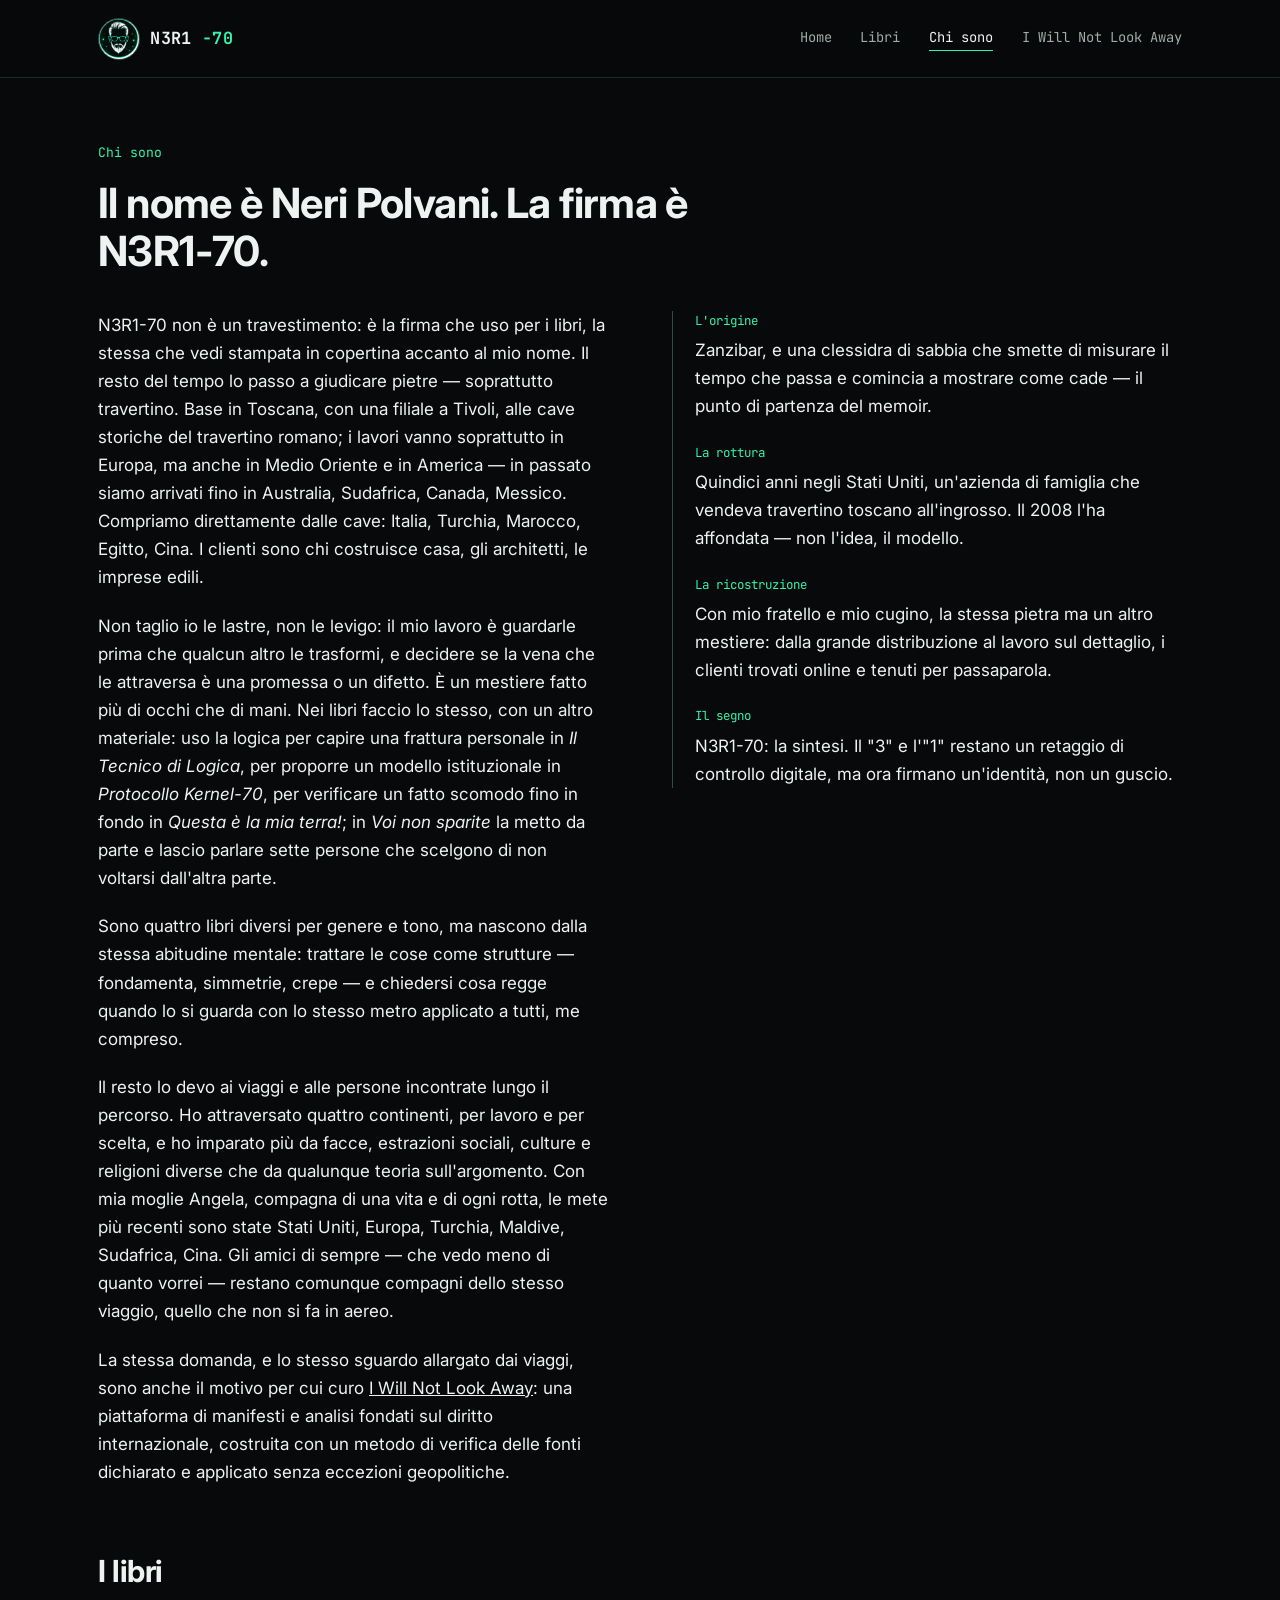
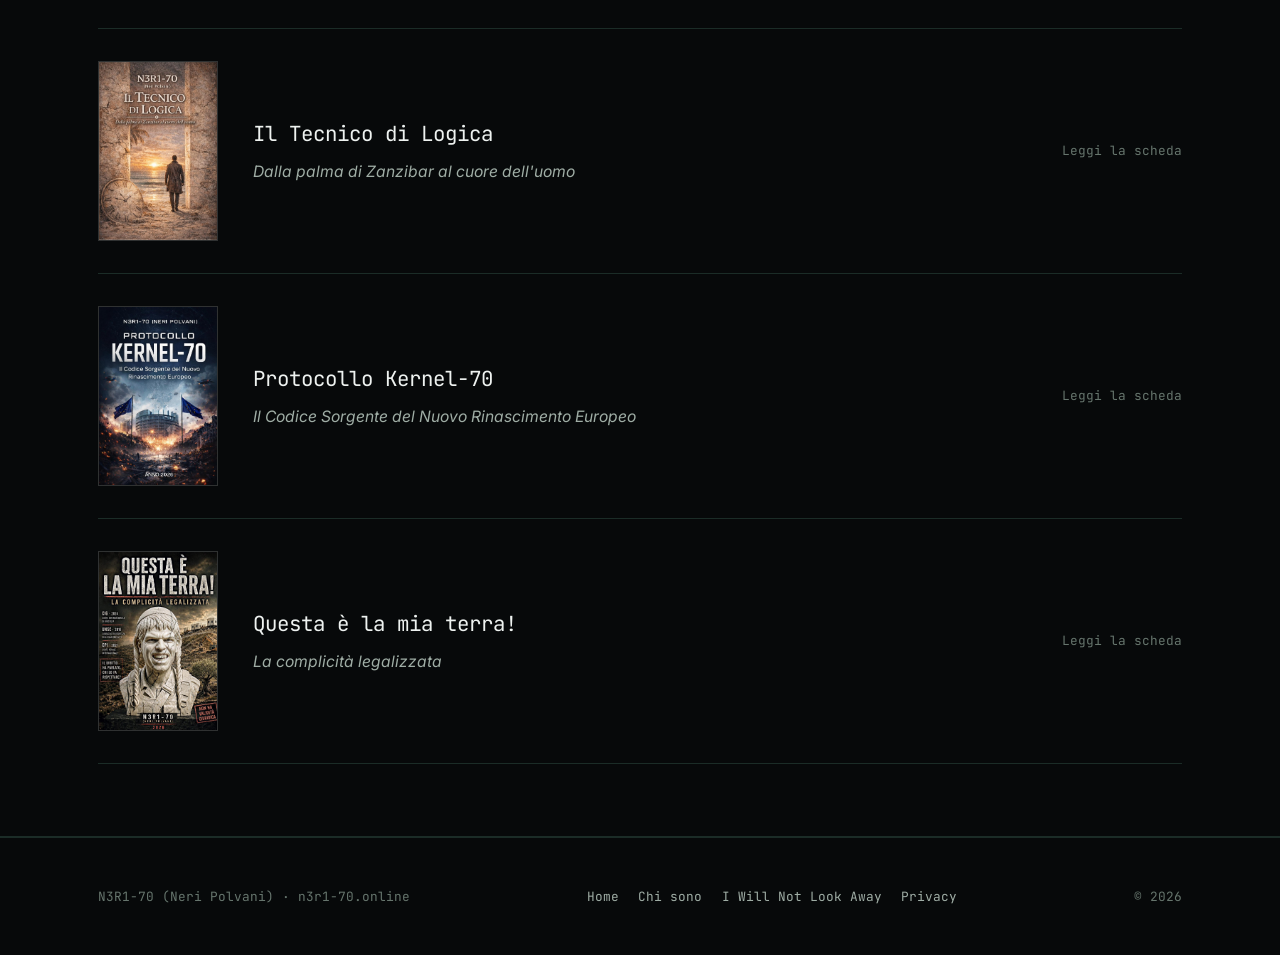
<file: chi-sono.html>
<!doctype html>
<html lang="it">
<head>
<meta charset="utf-8">
<meta name="viewport" content="width=device-width, initial-scale=1">
<title>Chi sono — N3R1-70 (Neri Polvani)</title>
<meta name="description" content="N3R1-70, pseudonimo di Neri Polvani: autore de Il Tecnico di Logica, Protocollo Kernel-70 e Questa è la mia terra!, e curatore di I Will Not Look Away.">
<link rel="canonical" href="https://n3r1-70.online/chi-sono.html">
<meta property="og:title" content="Chi sono — N3R1-70 (Neri Polvani)">
<meta property="og:description" content="N3R1-70, pseudonimo di Neri Polvani: autore de Il Tecnico di Logica, Protocollo Kernel-70 e Questa è la mia terra!, e curatore di I Will Not Look Away.">
<meta property="og:type" content="website">
<meta property="og:url" content="https://n3r1-70.online/chi-sono.html">
<meta property="og:image" content="https://n3r1-70.online/images/hero-portrait.jpg">
<meta name="theme-color" content="#07090a">
<link rel="icon" type="image/png" sizes="32x32" href="images/favicon-32.png">
<link rel="apple-touch-icon" href="images/favicon-180.png">
<link rel="preconnect" href="https://fonts.googleapis.com">
<link rel="preconnect" href="https://fonts.gstatic.com" crossorigin>
<link href="https://fonts.googleapis.com/css2?family=Inter:ital,wght@0,400;0,500;0,600;0,700;1,400;1,600&family=JetBrains+Mono:wght@400;500;700&display=swap" rel="stylesheet">
<link rel="stylesheet" href="css/style.css">
<script defer src="https://cloud.umami.is/script.js" data-website-id="398dc378-3fe2-4c1c-8b6f-a6786d5a2406"></script>

</head>
<body>
<a class="skip-link" href="#main">Vai al contenuto</a>
<div class="grid-backdrop" aria-hidden="true"></div>
<header class="site-header">
  <div class="shell">
    <a class="brand" href="index.html">
      <img src="images/logo.jpg" alt="" width="42" height="42">
      N3R1<span>-70</span>
    </a>
    <button class="nav-toggle" id="navToggle" aria-expanded="false" aria-controls="mainNav">☰</button>
    <nav class="main-nav" id="mainNav">
      <a href="index.html">Home</a>
      <a href="index.html#libri">Libri</a>
      <a href="chi-sono.html" aria-current="page">Chi sono</a>
      <a href="iwillnotlookaway.html">I Will Not Look Away</a>
    </nav>
  </div>
</header>
<main id="main">

<section class="section" style="border-bottom:1px solid var(--line); padding-top: clamp(2.4rem, 6vw, 4rem);">
  <div class="shell">
    <span class="eyebrow-id">Chi sono</span>
    <h1 style="font-size:clamp(1.9rem,3.6vw,2.6rem); max-width:24ch;">Il nome è Neri Polvani. La firma è N3R1-70.</h1>

    <div class="bio-grid" style="margin-top:2.2rem;">
      <div class="measure">
        <p>N3R1-70 non è un travestimento: è la firma che uso per i libri, la stessa che vedi stampata in copertina accanto al mio nome. Il resto del tempo lo passo a giudicare pietre — soprattutto travertino. Base in Toscana, con una filiale a Tivoli, alle cave storiche del travertino romano; i lavori vanno soprattutto in Europa, ma anche in Medio Oriente e in America — in passato siamo arrivati fino in Australia, Sudafrica, Canada, Messico. Compriamo direttamente dalle cave: Italia, Turchia, Marocco, Egitto, Cina. I clienti sono chi costruisce casa, gli architetti, le imprese edili.</p>
        <p>Non taglio io le lastre, non le levigo: il mio lavoro è guardarle prima che qualcun altro le trasformi, e decidere se la vena che le attraversa è una promessa o un difetto. È un mestiere fatto più di occhi che di mani. Nei libri faccio lo stesso, con un altro materiale: uso la logica per capire una frattura personale in <em>Il Tecnico di Logica</em>, per proporre un modello istituzionale in <em>Protocollo Kernel-70</em>, per verificare un fatto scomodo fino in fondo in <em>Questa è la mia terra!</em>; in <em>Voi non sparite</em> la metto da parte e lascio parlare sette persone che scelgono di non voltarsi dall'altra parte.</p>
        <p>Sono quattro libri diversi per genere e tono, ma nascono dalla stessa abitudine mentale: trattare le cose come strutture — fondamenta, simmetrie, crepe — e chiedersi cosa regge quando lo si guarda con lo stesso metro applicato a tutti, me compreso.</p>
        <p>Il resto lo devo ai viaggi e alle persone incontrate lungo il percorso. Ho attraversato quattro continenti, per lavoro e per scelta, e ho imparato più da facce, estrazioni sociali, culture e religioni diverse che da qualunque teoria sull'argomento. Con mia moglie Angela, compagna di una vita e di ogni rotta, le mete più recenti sono state Stati Uniti, Europa, Turchia, Maldive, Sudafrica, Cina. Gli amici di sempre — che vedo meno di quanto vorrei — restano comunque compagni dello stesso viaggio, quello che non si fa in aereo.</p>
        <p>La stessa domanda, e lo stesso sguardo allargato dai viaggi, sono anche il motivo per cui curo <a href="iwillnotlookaway.html">I Will Not Look Away</a>: una piattaforma di manifesti e analisi fondati sul diritto internazionale, costruita con un metodo di verifica delle fonti dichiarato e applicato senza eccezioni geopolitiche.</p>
      </div>

      <div class="timeline">
        <div class="timeline-item">
          <span class="t-mark">L'origine</span>
          <p style="margin:0;">Zanzibar, e una clessidra di sabbia che smette di misurare il tempo che passa e comincia a mostrare come cade — il punto di partenza del memoir.</p>
        </div>
        <div class="timeline-item">
          <span class="t-mark">La rottura</span>
          <p style="margin:0;">Quindici anni negli Stati Uniti, un'azienda di famiglia che vendeva travertino toscano all'ingrosso. Il 2008 l'ha affondata — non l'idea, il modello.</p>
        </div>
        <div class="timeline-item">
          <span class="t-mark">La ricostruzione</span>
          <p style="margin:0;">Con mio fratello e mio cugino, la stessa pietra ma un altro mestiere: dalla grande distribuzione al lavoro sul dettaglio, i clienti trovati online e tenuti per passaparola.</p>
        </div>
        <div class="timeline-item">
          <span class="t-mark">Il segno</span>
          <p style="margin:0;">N3R1-70: la sintesi. Il "3" e l'"1" restano un retaggio di controllo digitale, ma ora firmano un'identità, non un guscio.</p>
        </div>
      </div>
    </div>

    <div class="section-head" style="margin-top:3rem;">
      <h2>I libri</h2>
    </div>
    <div class="book-index">
      <a class="book-row" href="libro-tecnico-di-logica.html">
        <img class="book-thumb" src="images/covers/cover-tecnico-di-logica.jpg" alt="Copertina de Il Tecnico di Logica">
        <span><span class="book-row-title" style="display:block;">Il Tecnico di Logica</span><span class="book-row-sub">Dalla palma di Zanzibar al cuore dell'uomo</span></span>
        <span class="book-row-cta">Leggi la scheda</span>
      </a>
      <a class="book-row" href="libro-protocollo-kernel-70.html">
        <img class="book-thumb" src="images/covers/cover-protocollo-kernel-70.jpg" alt="Copertina di Protocollo Kernel-70">
        <span><span class="book-row-title" style="display:block;">Protocollo Kernel-70</span><span class="book-row-sub">Il Codice Sorgente del Nuovo Rinascimento Europeo</span></span>
        <span class="book-row-cta">Leggi la scheda</span>
      </a>
      <a class="book-row" href="libro-questa-e-la-mia-terra.html">
        <img class="book-thumb" src="images/covers/cover-questa-e-la-mia-terra.jpg" alt="Copertina di Questa è la mia terra!">
        <span><span class="book-row-title" style="display:block;">Questa è la mia terra!</span><span class="book-row-sub">La complicità legalizzata</span></span>
        <span class="book-row-cta">Leggi la scheda</span>
      </a>
    </div>
  </div>
</section>
</main>
<footer class="site-footer">
  <div class="shell">
    <span>N3R1-70 (Neri Polvani) · n3r1-70.online</span>
    <div class="footer-links">
      <a href="index.html">Home</a>
      <a href="chi-sono.html">Chi sono</a>
      <a href="iwillnotlookaway.html">I Will Not Look Away</a>
      <a href="privacy.html">Privacy</a>
    </div>
    <span>&copy; 2026</span>
  </div>
</footer>
<script src="js/main.js"></script>

</body>
</html>
</file>
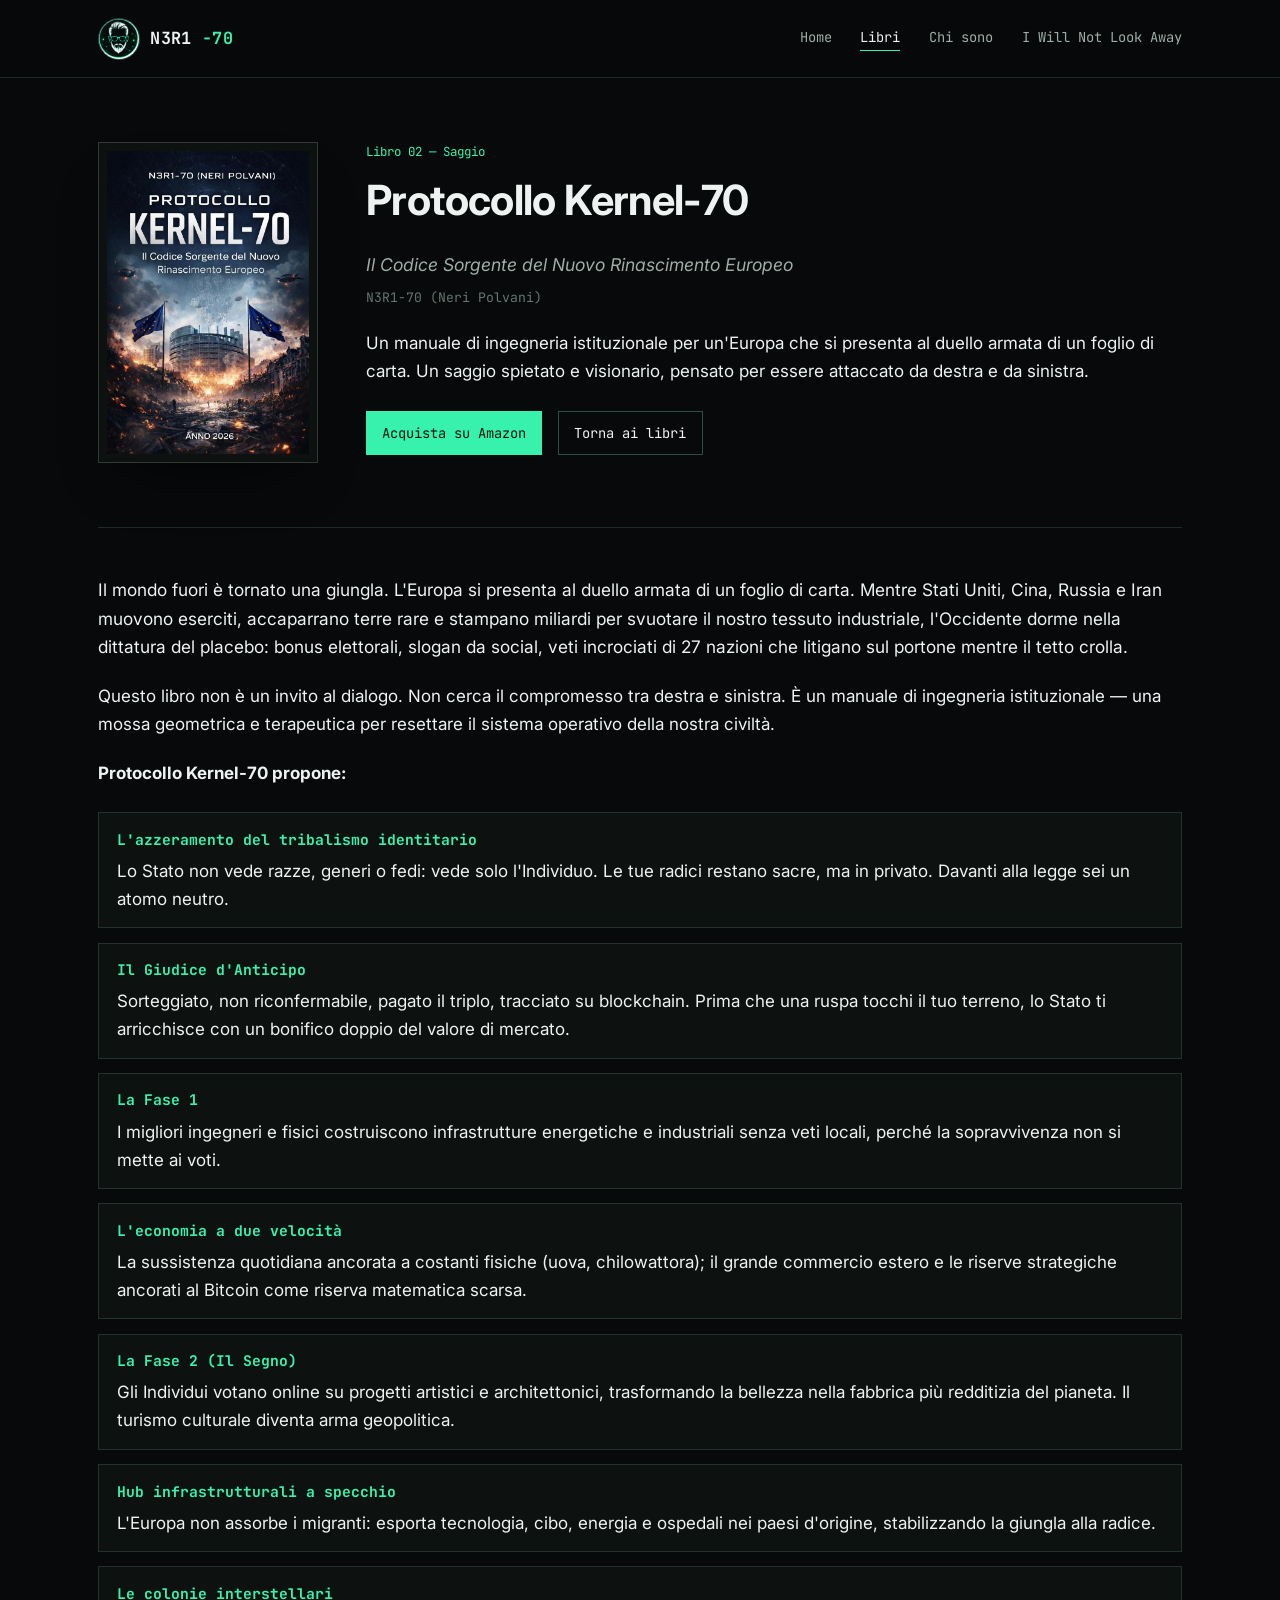
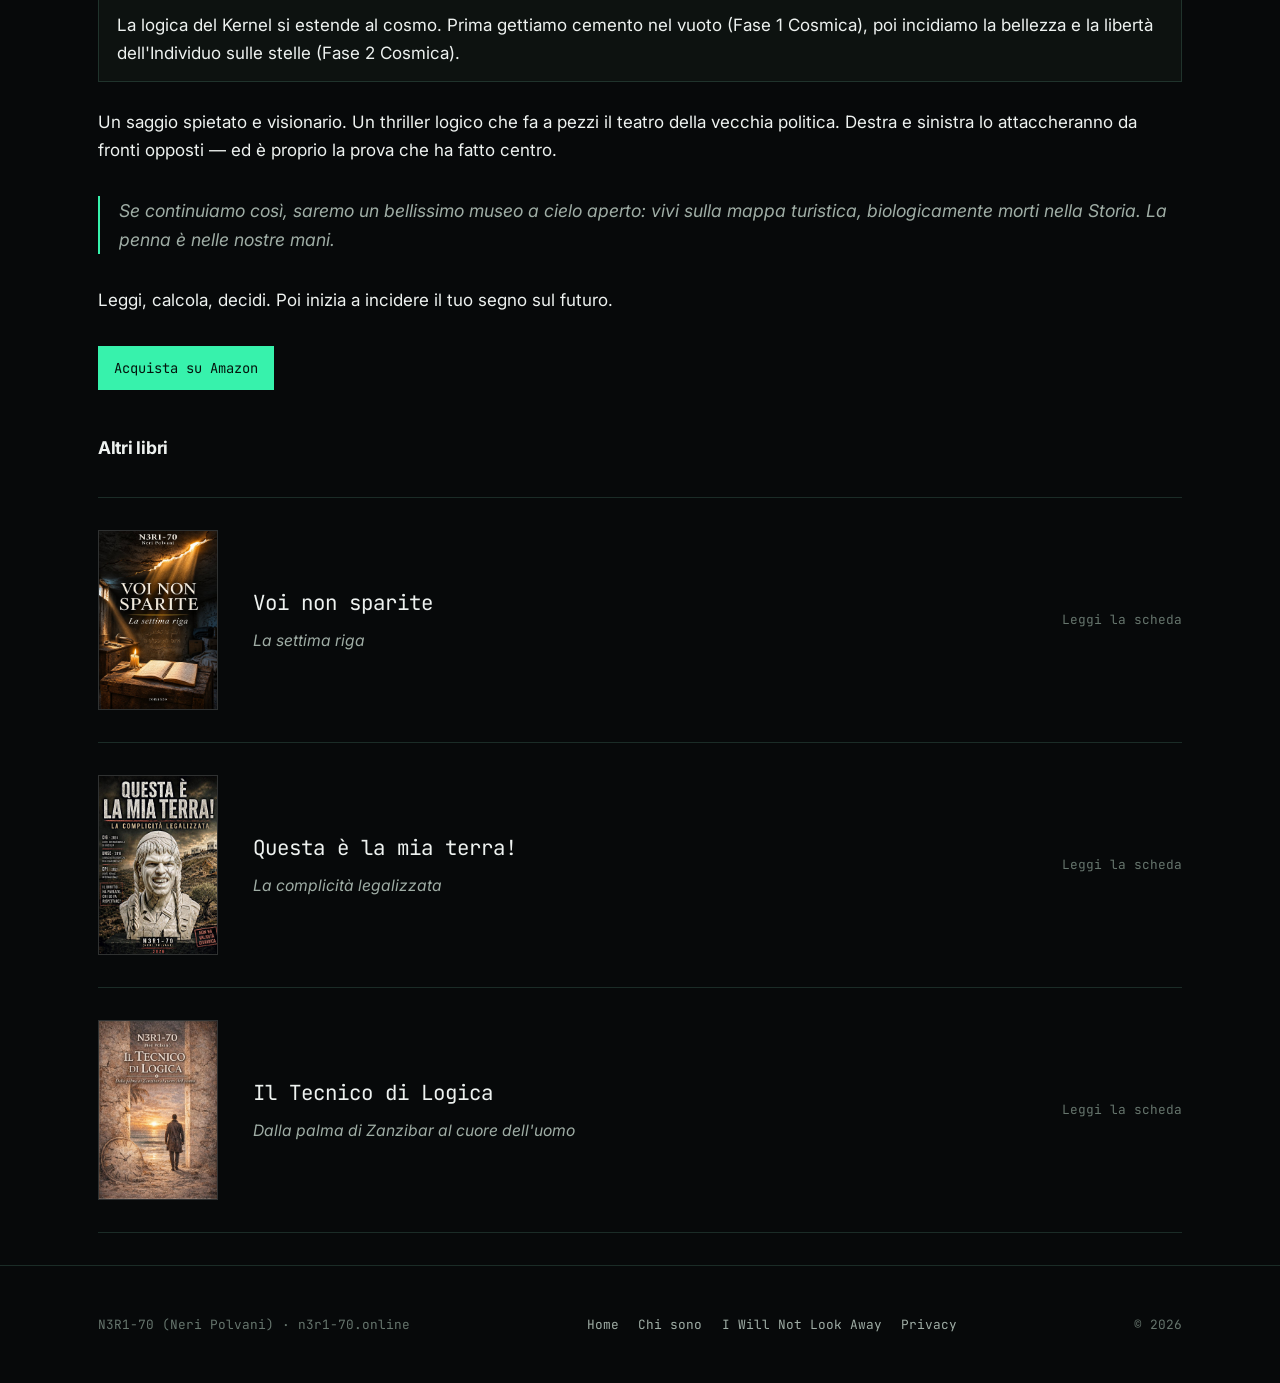
<file: libro-protocollo-kernel-70.html>
<!doctype html>
<html lang="it">
<head>
<meta charset="utf-8">
<meta name="viewport" content="width=device-width, initial-scale=1">
<title>Protocollo Kernel-70 — N3R1-70</title>
<meta name="description" content="Protocollo Kernel-70: il codice sorgente del nuovo Rinascimento europeo. Un saggio di ingegneria istituzionale.">
<link rel="canonical" href="https://n3r1-70.online/libro-protocollo-kernel-70.html">
<meta property="og:title" content="Protocollo Kernel-70 — N3R1-70">
<meta property="og:description" content="Protocollo Kernel-70: il codice sorgente del nuovo Rinascimento europeo. Un saggio di ingegneria istituzionale.">
<meta property="og:type" content="website">
<meta property="og:url" content="https://n3r1-70.online/libro-protocollo-kernel-70.html">
<meta property="og:image" content="https://n3r1-70.online/images/hero-portrait.jpg">
<meta name="theme-color" content="#07090a">
<link rel="icon" type="image/png" sizes="32x32" href="images/favicon-32.png">
<link rel="apple-touch-icon" href="images/favicon-180.png">
<link rel="preconnect" href="https://fonts.googleapis.com">
<link rel="preconnect" href="https://fonts.gstatic.com" crossorigin>
<link href="https://fonts.googleapis.com/css2?family=Inter:ital,wght@0,400;0,500;0,600;0,700;1,400;1,600&family=JetBrains+Mono:wght@400;500;700&display=swap" rel="stylesheet">
<link rel="stylesheet" href="css/style.css">
<script defer src="https://cloud.umami.is/script.js" data-website-id="398dc378-3fe2-4c1c-8b6f-a6786d5a2406"></script>

</head>
<body>
<a class="skip-link" href="#main">Vai al contenuto</a>
<div class="grid-backdrop" aria-hidden="true"></div>
<header class="site-header">
  <div class="shell">
    <a class="brand" href="index.html">
      <img src="images/logo.jpg" alt="" width="42" height="42">
      N3R1<span>-70</span>
    </a>
    <button class="nav-toggle" id="navToggle" aria-expanded="false" aria-controls="mainNav">☰</button>
    <nav class="main-nav" id="mainNav">
      <a href="index.html">Home</a>
      <a href="index.html#libri" aria-current="page">Libri</a>
      <a href="chi-sono.html">Chi sono</a>
      <a href="iwillnotlookaway.html">I Will Not Look Away</a>
    </nav>
  </div>
</header>
<main id="main">

<div class="shell">
<div class="book-hero" style="border-top:none;">
  <div class="book-cover">
    <img src="images/covers/cover-protocollo-kernel-70.jpg" alt="Copertina di Protocollo Kernel-70 — Il Codice Sorgente del Nuovo Rinascimento Europeo">
  </div>
  <div>
    <span class="book-meta-label">Libro 02 — Saggio</span>
    <h1>Protocollo Kernel-70</h1>
    <p class="subtitle">Il Codice Sorgente del Nuovo Rinascimento Europeo</p>
    <p class="byline">N3R1-70 (Neri Polvani)</p>
    <p>Un manuale di ingegneria istituzionale per un'Europa che si presenta al duello armata di un foglio di carta. Un saggio spietato e visionario, pensato per essere attaccato da destra e da sinistra.</p>
    <div class="hero-actions">
      <a class="btn btn-solid" href="https://www.amazon.it/dp/B0H5RPPKCF" target="_blank" rel="noopener">Acquista su Amazon</a>
      <a class="btn" href="index.html#libri">Torna ai libri</a>
    </div>
  </div>
</div>

<div class="book-body">
  <p>Il mondo fuori è tornato una giungla. L'Europa si presenta al duello armata di un foglio di carta. Mentre Stati Uniti, Cina, Russia e Iran muovono eserciti, accaparrano terre rare e stampano miliardi per svuotare il nostro tessuto industriale, l'Occidente dorme nella dittatura del placebo: bonus elettorali, slogan da social, veti incrociati di 27 nazioni che litigano sul portone mentre il tetto crolla.</p>
  <p>Questo libro non è un invito al dialogo. Non cerca il compromesso tra destra e sinistra. È un manuale di ingegneria istituzionale — una mossa geometrica e terapeutica per resettare il sistema operativo della nostra civiltà.</p>

  <p><strong>Protocollo Kernel-70 propone:</strong></p>
  <ul class="protocol-list">
    <li><strong>L'azzeramento del tribalismo identitario</strong>Lo Stato non vede razze, generi o fedi: vede solo l'Individuo. Le tue radici restano sacre, ma in privato. Davanti alla legge sei un atomo neutro.</li>
    <li><strong>Il Giudice d'Anticipo</strong>Sorteggiato, non riconfermabile, pagato il triplo, tracciato su blockchain. Prima che una ruspa tocchi il tuo terreno, lo Stato ti arricchisce con un bonifico doppio del valore di mercato.</li>
    <li><strong>La Fase 1</strong>I migliori ingegneri e fisici costruiscono infrastrutture energetiche e industriali senza veti locali, perché la sopravvivenza non si mette ai voti.</li>
    <li><strong>L'economia a due velocità</strong>La sussistenza quotidiana ancorata a costanti fisiche (uova, chilowattora); il grande commercio estero e le riserve strategiche ancorati al Bitcoin come riserva matematica scarsa.</li>
    <li><strong>La Fase 2 (Il Segno)</strong>Gli Individui votano online su progetti artistici e architettonici, trasformando la bellezza nella fabbrica più redditizia del pianeta. Il turismo culturale diventa arma geopolitica.</li>
    <li><strong>Hub infrastrutturali a specchio</strong>L'Europa non assorbe i migranti: esporta tecnologia, cibo, energia e ospedali nei paesi d'origine, stabilizzando la giungla alla radice.</li>
    <li><strong>Le colonie interstellari</strong>La logica del Kernel si estende al cosmo. Prima gettiamo cemento nel vuoto (Fase 1 Cosmica), poi incidiamo la bellezza e la libertà dell'Individuo sulle stelle (Fase 2 Cosmica).</li>
  </ul>

  <p>Un saggio spietato e visionario. Un thriller logico che fa a pezzi il teatro della vecchia politica. Destra e sinistra lo attaccheranno da fronti opposti — ed è proprio la prova che ha fatto centro.</p>

  <blockquote class="pull">Se continuiamo così, saremo un bellissimo museo a cielo aperto: vivi sulla mappa turistica, biologicamente morti nella Storia. La penna è nelle nostre mani.</blockquote>

  <p>Leggi, calcola, decidi. Poi inizia a incidere il tuo segno sul futuro.</p>

  <div class="hero-actions" style="margin-top:2rem;">
    <a class="btn btn-solid" href="https://www.amazon.it/dp/B0H5RPPKCF" target="_blank" rel="noopener">Acquista su Amazon</a>
  </div>
</div>

<div class="section-head" style="margin-top:3rem;">
  <h2 style="font-size:1.1rem;">Altri libri</h2>
</div>
<div class="book-index" style="margin-bottom:2rem;">
  <a class="book-row" href="libro-voi-non-sparite.html">
    <img class="book-thumb" src="images/covers/cover-voi-non-sparite.jpg" alt="Copertina di Voi non sparite">
    <span><span class="book-row-title" style="display:block;">Voi non sparite</span><span class="book-row-sub">La settima riga</span></span>
    <span class="book-row-cta">Leggi la scheda</span>
  </a>
  <a class="book-row" href="libro-questa-e-la-mia-terra.html">
    <img class="book-thumb" src="images/covers/cover-questa-e-la-mia-terra.jpg" alt="Copertina di Questa è la mia terra!">
    <span><span class="book-row-title" style="display:block;">Questa è la mia terra!</span><span class="book-row-sub">La complicità legalizzata</span></span>
    <span class="book-row-cta">Leggi la scheda</span>
  </a>
  <a class="book-row" href="libro-tecnico-di-logica.html">
    <img class="book-thumb" src="images/covers/cover-tecnico-di-logica.jpg" alt="Copertina de Il Tecnico di Logica">
    <span><span class="book-row-title" style="display:block;">Il Tecnico di Logica</span><span class="book-row-sub">Dalla palma di Zanzibar al cuore dell'uomo</span></span>
    <span class="book-row-cta">Leggi la scheda</span>
  </a>
</div>
</div>
</main>
<footer class="site-footer">
  <div class="shell">
    <span>N3R1-70 (Neri Polvani) · n3r1-70.online</span>
    <div class="footer-links">
      <a href="index.html">Home</a>
      <a href="chi-sono.html">Chi sono</a>
      <a href="iwillnotlookaway.html">I Will Not Look Away</a>
      <a href="privacy.html">Privacy</a>
    </div>
    <span>&copy; 2026</span>
  </div>
</footer>
<script src="js/main.js"></script>

</body>
</html>
</file>
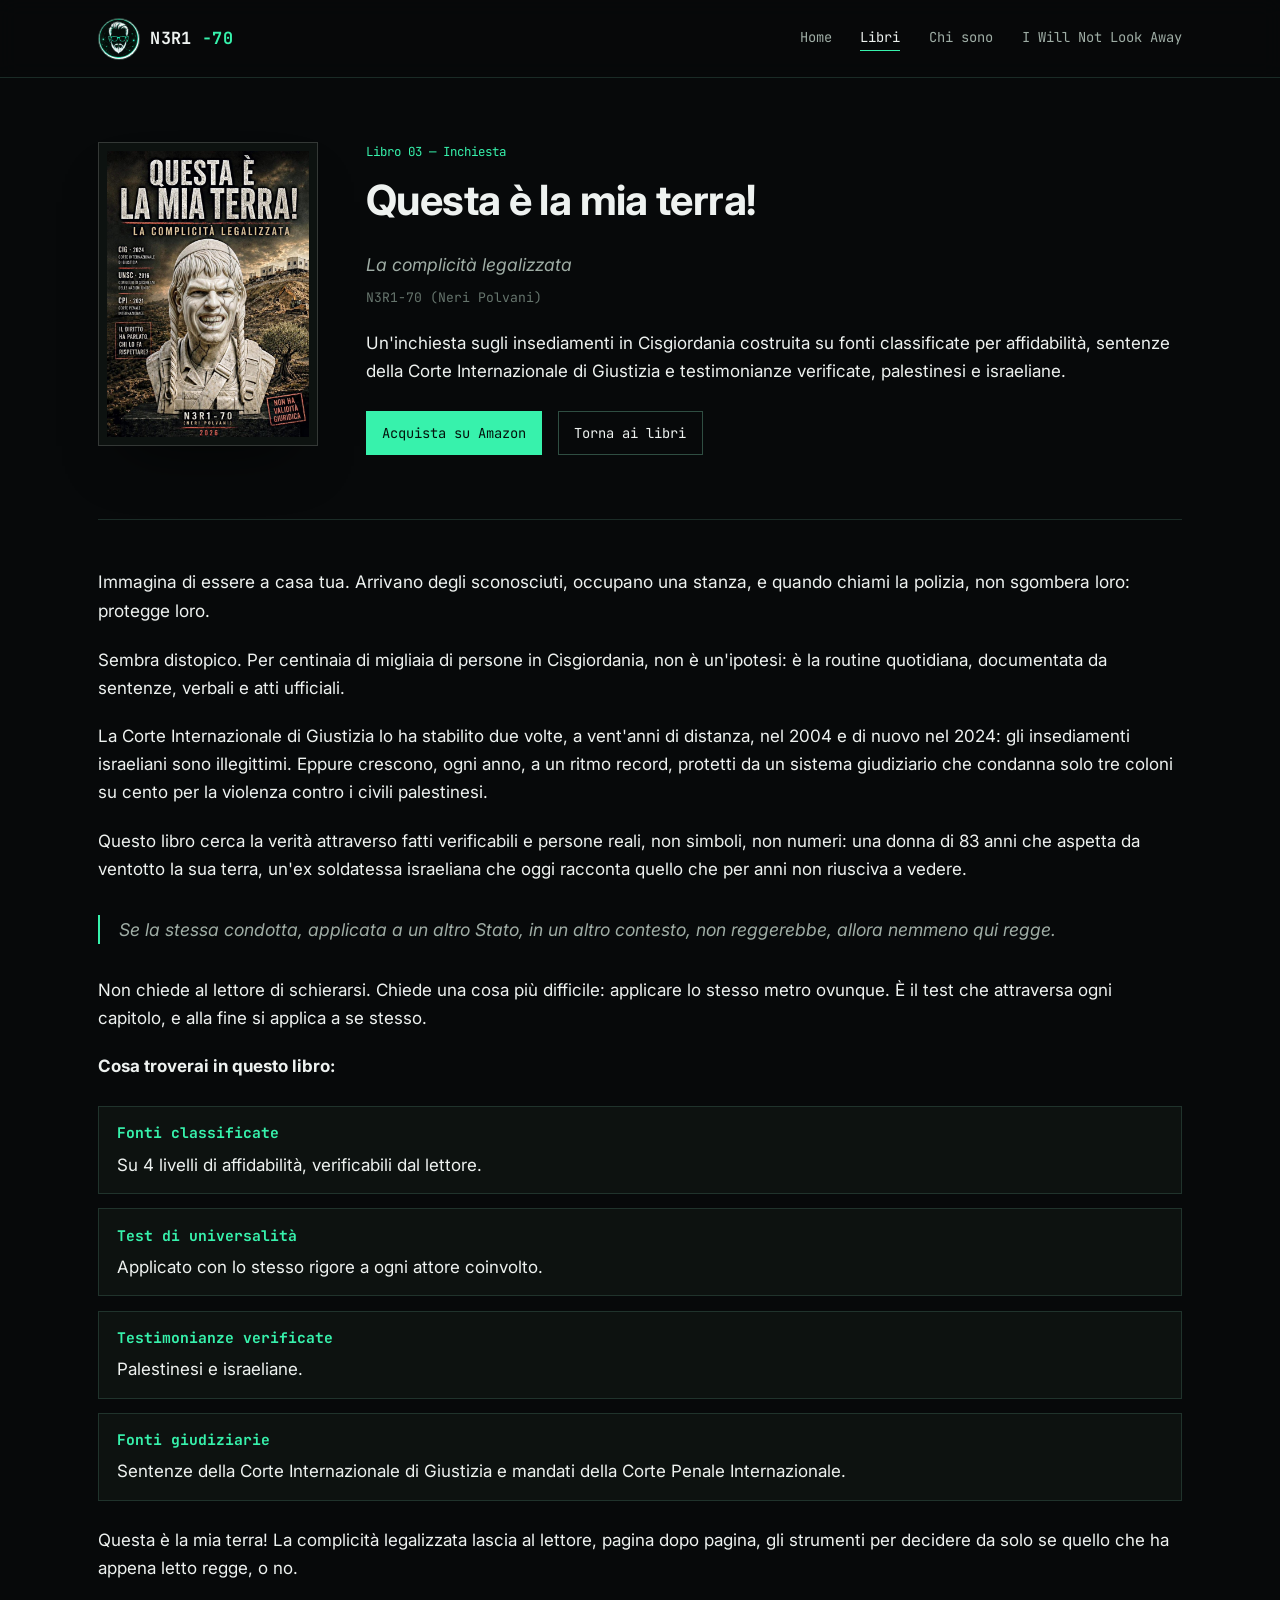
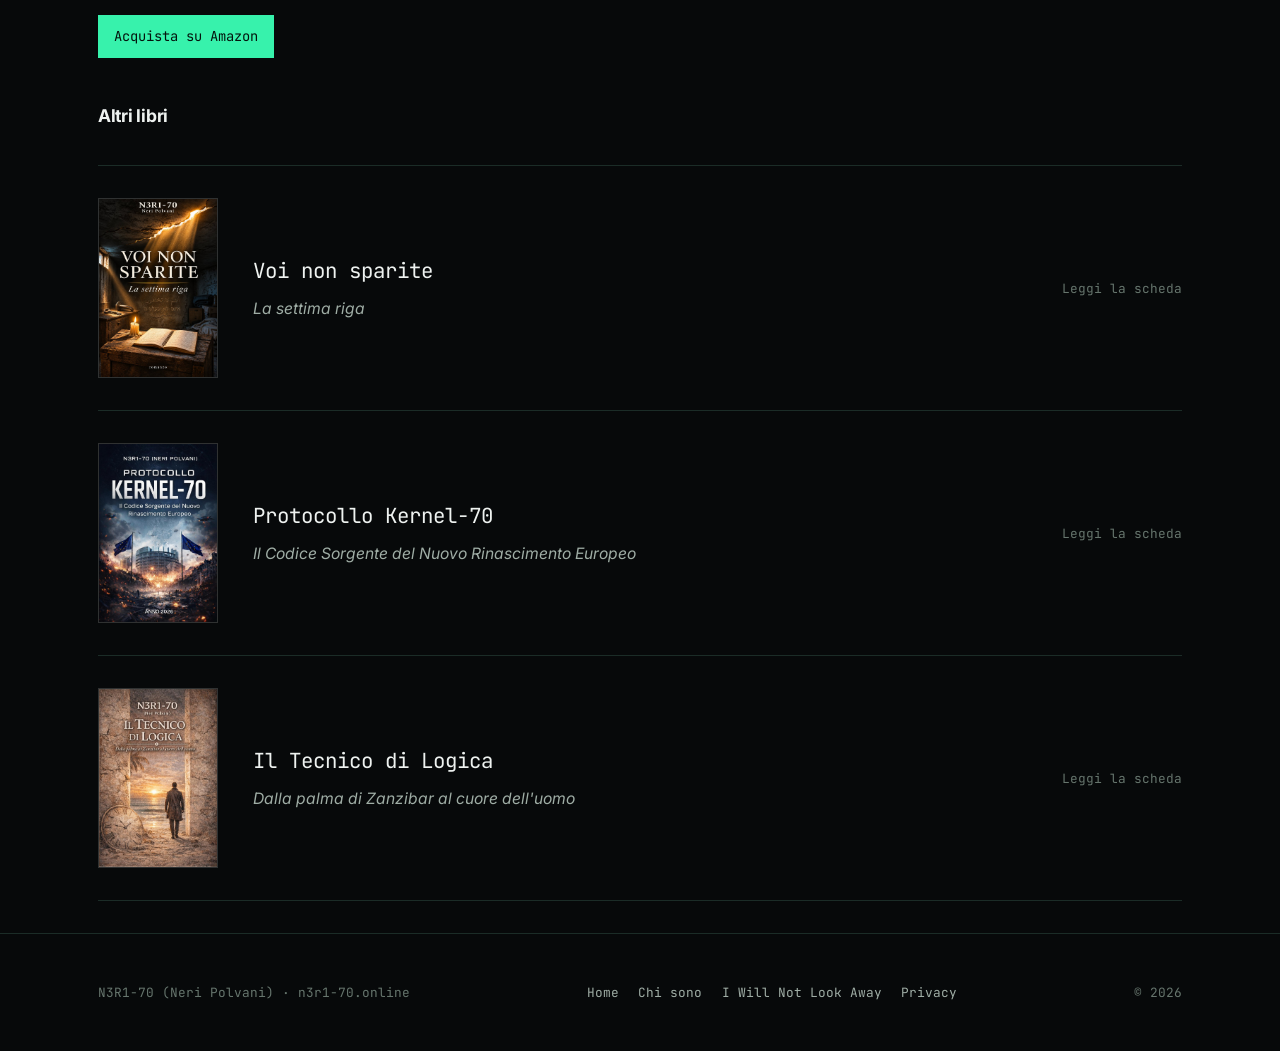
<file: libro-questa-e-la-mia-terra.html>
<!doctype html>
<html lang="it">
<head>
<meta charset="utf-8">
<meta name="viewport" content="width=device-width, initial-scale=1">
<title>Questa è la mia terra! — N3R1-70</title>
<meta name="description" content="Questa è la mia terra! La complicità legalizzata: un'inchiesta sugli insediamenti in Cisgiordania fondata su fonti verificate.">
<link rel="canonical" href="https://n3r1-70.online/libro-questa-e-la-mia-terra.html">
<meta property="og:title" content="Questa è la mia terra! — N3R1-70">
<meta property="og:description" content="Questa è la mia terra! La complicità legalizzata: un'inchiesta sugli insediamenti in Cisgiordania fondata su fonti verificate.">
<meta property="og:type" content="website">
<meta property="og:url" content="https://n3r1-70.online/libro-questa-e-la-mia-terra.html">
<meta property="og:image" content="https://n3r1-70.online/images/hero-portrait.jpg">
<meta name="theme-color" content="#07090a">
<link rel="icon" type="image/png" sizes="32x32" href="images/favicon-32.png">
<link rel="apple-touch-icon" href="images/favicon-180.png">
<link rel="preconnect" href="https://fonts.googleapis.com">
<link rel="preconnect" href="https://fonts.gstatic.com" crossorigin>
<link href="https://fonts.googleapis.com/css2?family=Inter:ital,wght@0,400;0,500;0,600;0,700;1,400;1,600&family=JetBrains+Mono:wght@400;500;700&display=swap" rel="stylesheet">
<link rel="stylesheet" href="css/style.css">
<script defer src="https://cloud.umami.is/script.js" data-website-id="398dc378-3fe2-4c1c-8b6f-a6786d5a2406"></script>

</head>
<body>
<a class="skip-link" href="#main">Vai al contenuto</a>
<div class="grid-backdrop" aria-hidden="true"></div>
<header class="site-header">
  <div class="shell">
    <a class="brand" href="index.html">
      <img src="images/logo.jpg" alt="" width="42" height="42">
      N3R1<span>-70</span>
    </a>
    <button class="nav-toggle" id="navToggle" aria-expanded="false" aria-controls="mainNav">☰</button>
    <nav class="main-nav" id="mainNav">
      <a href="index.html">Home</a>
      <a href="index.html#libri" aria-current="page">Libri</a>
      <a href="chi-sono.html">Chi sono</a>
      <a href="iwillnotlookaway.html">I Will Not Look Away</a>
    </nav>
  </div>
</header>
<main id="main">

<div class="shell">
<div class="book-hero" style="border-top:none;">
  <div class="book-cover">
    <img src="images/covers/cover-questa-e-la-mia-terra.jpg" alt="Copertina di Questa è la mia terra! — La complicità legalizzata">
  </div>
  <div>
    <span class="book-meta-label">Libro 03 — Inchiesta</span>
    <h1>Questa è la mia terra!</h1>
    <p class="subtitle">La complicità legalizzata</p>
    <p class="byline">N3R1-70 (Neri Polvani)</p>
    <p>Un'inchiesta sugli insediamenti in Cisgiordania costruita su fonti classificate per affidabilità, sentenze della Corte Internazionale di Giustizia e testimonianze verificate, palestinesi e israeliane.</p>
    <div class="hero-actions">
      <a class="btn btn-solid" href="https://www.amazon.it/dp/B0HH6PDQVP" target="_blank" rel="noopener">Acquista su Amazon</a>
      <a class="btn" href="index.html#libri">Torna ai libri</a>
    </div>
  </div>
</div>

<div class="book-body">
  <p>Immagina di essere a casa tua. Arrivano degli sconosciuti, occupano una stanza, e quando chiami la polizia, non sgombera loro: protegge loro.</p>
  <p>Sembra distopico. Per centinaia di migliaia di persone in Cisgiordania, non è un'ipotesi: è la routine quotidiana, documentata da sentenze, verbali e atti ufficiali.</p>
  <p>La Corte Internazionale di Giustizia lo ha stabilito due volte, a vent'anni di distanza, nel 2004 e di nuovo nel 2024: gli insediamenti israeliani sono illegittimi. Eppure crescono, ogni anno, a un ritmo record, protetti da un sistema giudiziario che condanna solo tre coloni su cento per la violenza contro i civili palestinesi.</p>
  <p>Questo libro cerca la verità attraverso fatti verificabili e persone reali, non simboli, non numeri: una donna di 83 anni che aspetta da ventotto la sua terra, un'ex soldatessa israeliana che oggi racconta quello che per anni non riusciva a vedere.</p>

  <blockquote class="pull">Se la stessa condotta, applicata a un altro Stato, in un altro contesto, non reggerebbe, allora nemmeno qui regge.</blockquote>

  <p>Non chiede al lettore di schierarsi. Chiede una cosa più difficile: applicare lo stesso metro ovunque. È il test che attraversa ogni capitolo, e alla fine si applica a se stesso.</p>

  <p><strong>Cosa troverai in questo libro:</strong></p>
  <ul class="protocol-list">
    <li><strong>Fonti classificate</strong>Su 4 livelli di affidabilità, verificabili dal lettore.</li>
    <li><strong>Test di universalità</strong>Applicato con lo stesso rigore a ogni attore coinvolto.</li>
    <li><strong>Testimonianze verificate</strong>Palestinesi e israeliane.</li>
    <li><strong>Fonti giudiziarie</strong>Sentenze della Corte Internazionale di Giustizia e mandati della Corte Penale Internazionale.</li>
  </ul>

  <p>Questa è la mia terra! La complicità legalizzata lascia al lettore, pagina dopo pagina, gli strumenti per decidere da solo se quello che ha appena letto regge, o no.</p>

  <div class="hero-actions" style="margin-top:2rem;">
    <a class="btn btn-solid" href="https://www.amazon.it/dp/B0HH6PDQVP" target="_blank" rel="noopener">Acquista su Amazon</a>
  </div>
</div>

<div class="section-head" style="margin-top:3rem;">
  <h2 style="font-size:1.1rem;">Altri libri</h2>
</div>
<div class="book-index" style="margin-bottom:2rem;">
  <a class="book-row" href="libro-voi-non-sparite.html">
    <img class="book-thumb" src="images/covers/cover-voi-non-sparite.jpg" alt="Copertina di Voi non sparite">
    <span><span class="book-row-title" style="display:block;">Voi non sparite</span><span class="book-row-sub">La settima riga</span></span>
    <span class="book-row-cta">Leggi la scheda</span>
  </a>
  <a class="book-row" href="libro-protocollo-kernel-70.html">
    <img class="book-thumb" src="images/covers/cover-protocollo-kernel-70.jpg" alt="Copertina di Protocollo Kernel-70">
    <span><span class="book-row-title" style="display:block;">Protocollo Kernel-70</span><span class="book-row-sub">Il Codice Sorgente del Nuovo Rinascimento Europeo</span></span>
    <span class="book-row-cta">Leggi la scheda</span>
  </a>
  <a class="book-row" href="libro-tecnico-di-logica.html">
    <img class="book-thumb" src="images/covers/cover-tecnico-di-logica.jpg" alt="Copertina de Il Tecnico di Logica">
    <span><span class="book-row-title" style="display:block;">Il Tecnico di Logica</span><span class="book-row-sub">Dalla palma di Zanzibar al cuore dell'uomo</span></span>
    <span class="book-row-cta">Leggi la scheda</span>
  </a>
</div>
</div>
</main>
<footer class="site-footer">
  <div class="shell">
    <span>N3R1-70 (Neri Polvani) · n3r1-70.online</span>
    <div class="footer-links">
      <a href="index.html">Home</a>
      <a href="chi-sono.html">Chi sono</a>
      <a href="iwillnotlookaway.html">I Will Not Look Away</a>
      <a href="privacy.html">Privacy</a>
    </div>
    <span>&copy; 2026</span>
  </div>
</footer>
<script src="js/main.js"></script>

</body>
</html>
</file>
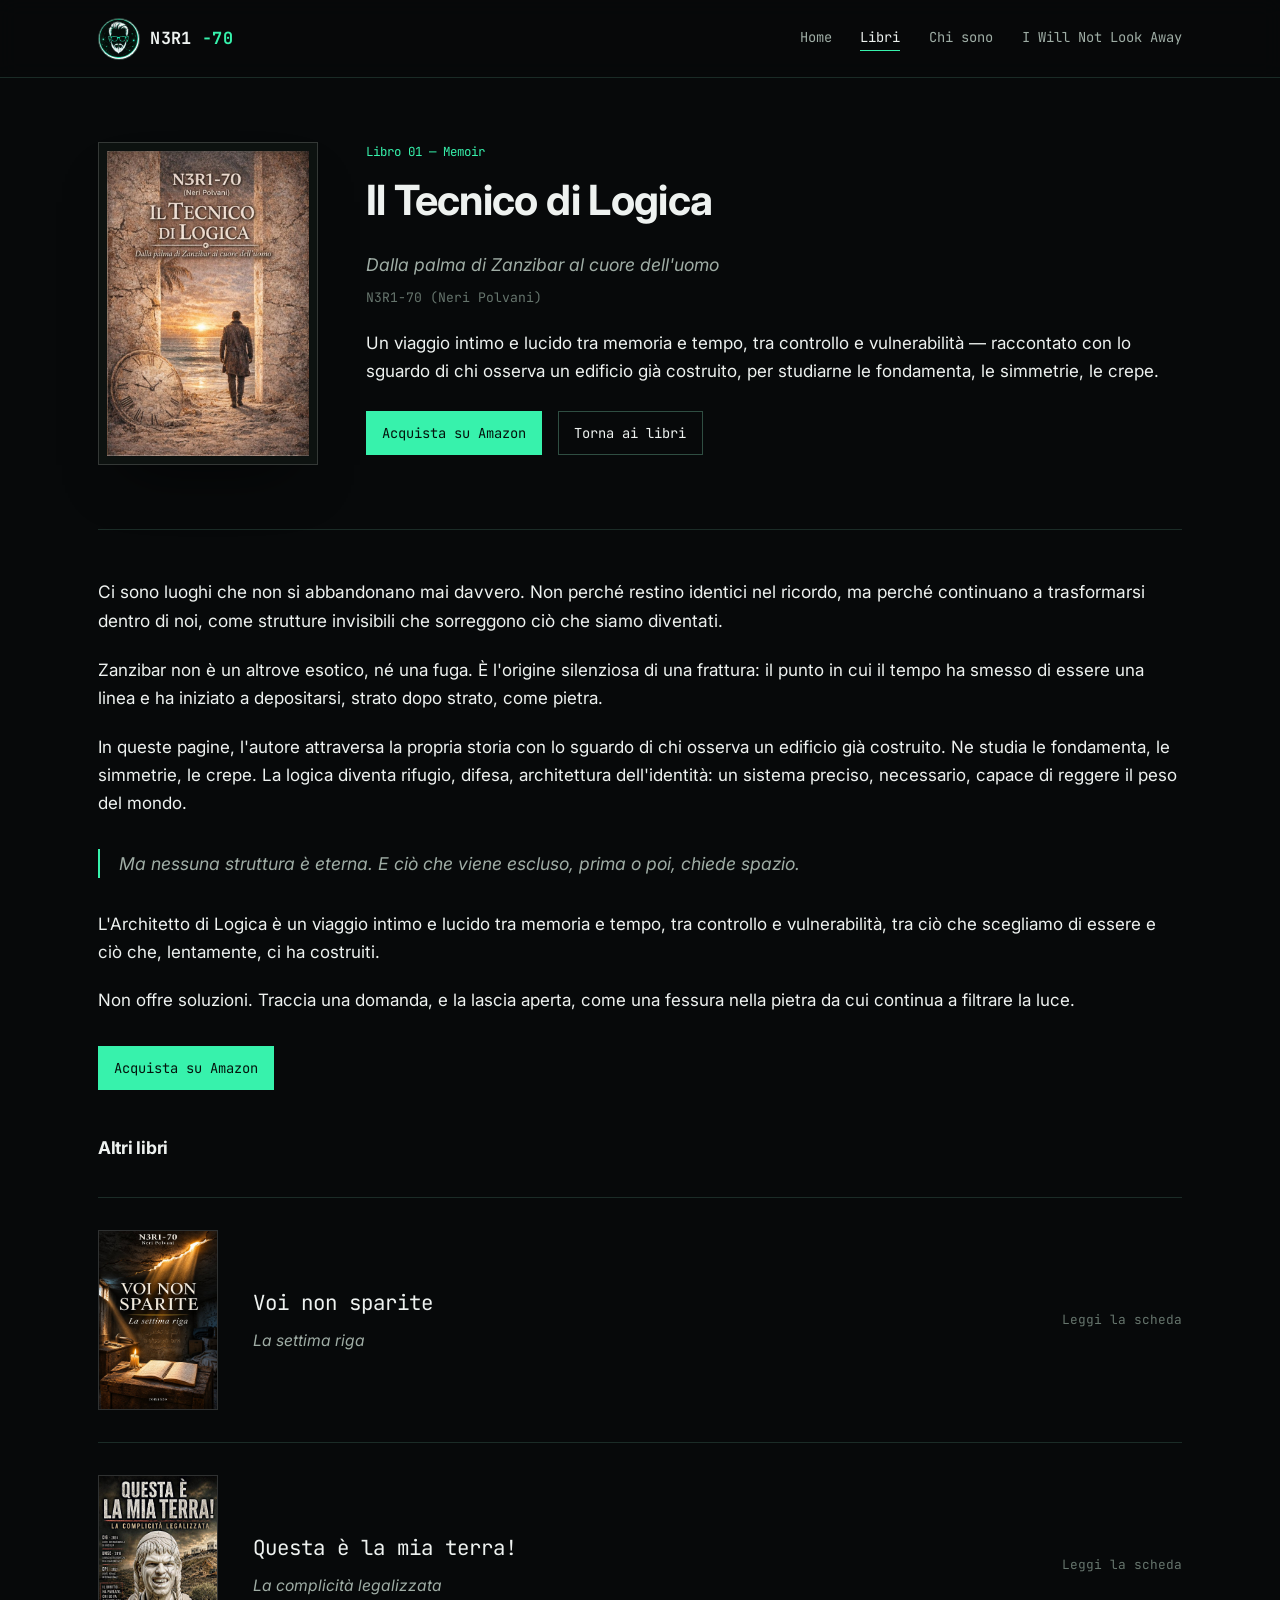
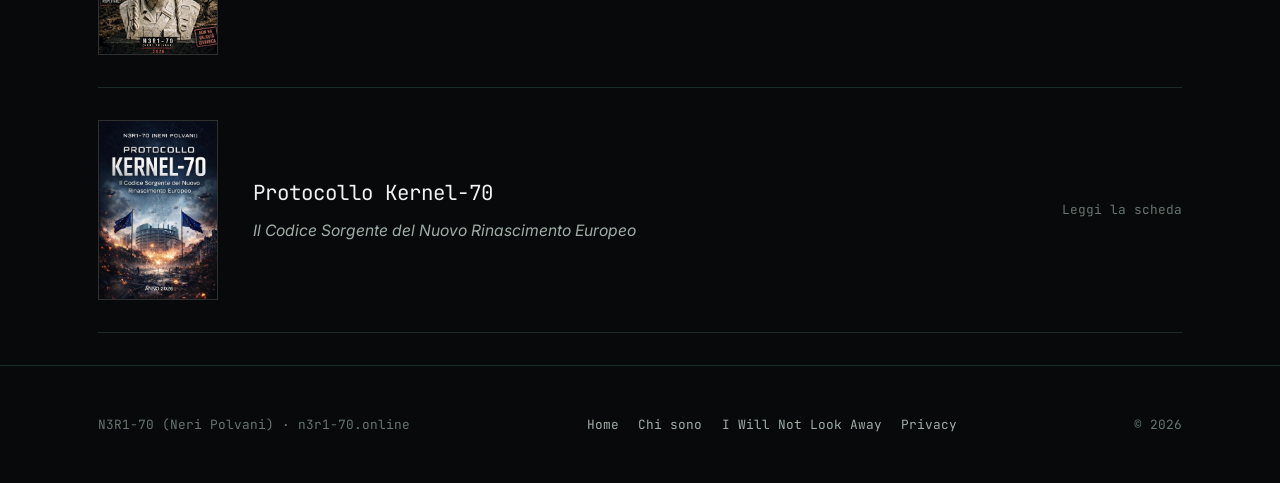
<file: libro-tecnico-di-logica.html>
<!doctype html>
<html lang="it">
<head>
<meta charset="utf-8">
<meta name="viewport" content="width=device-width, initial-scale=1">
<title>Il Tecnico di Logica — N3R1-70</title>
<meta name="description" content="Il Tecnico di Logica, dalla palma di Zanzibar al cuore dell'uomo: un memoir sulla logica come architettura dell'identità.">
<link rel="canonical" href="https://n3r1-70.online/libro-tecnico-di-logica.html">
<meta property="og:title" content="Il Tecnico di Logica — N3R1-70">
<meta property="og:description" content="Il Tecnico di Logica, dalla palma di Zanzibar al cuore dell'uomo: un memoir sulla logica come architettura dell'identità.">
<meta property="og:type" content="website">
<meta property="og:url" content="https://n3r1-70.online/libro-tecnico-di-logica.html">
<meta property="og:image" content="https://n3r1-70.online/images/hero-portrait.jpg">
<meta name="theme-color" content="#07090a">
<link rel="icon" type="image/png" sizes="32x32" href="images/favicon-32.png">
<link rel="apple-touch-icon" href="images/favicon-180.png">
<link rel="preconnect" href="https://fonts.googleapis.com">
<link rel="preconnect" href="https://fonts.gstatic.com" crossorigin>
<link href="https://fonts.googleapis.com/css2?family=Inter:ital,wght@0,400;0,500;0,600;0,700;1,400;1,600&family=JetBrains+Mono:wght@400;500;700&display=swap" rel="stylesheet">
<link rel="stylesheet" href="css/style.css">
<script defer src="https://cloud.umami.is/script.js" data-website-id="398dc378-3fe2-4c1c-8b6f-a6786d5a2406"></script>

</head>
<body>
<a class="skip-link" href="#main">Vai al contenuto</a>
<div class="grid-backdrop" aria-hidden="true"></div>
<header class="site-header">
  <div class="shell">
    <a class="brand" href="index.html">
      <img src="images/logo.jpg" alt="" width="42" height="42">
      N3R1<span>-70</span>
    </a>
    <button class="nav-toggle" id="navToggle" aria-expanded="false" aria-controls="mainNav">☰</button>
    <nav class="main-nav" id="mainNav">
      <a href="index.html">Home</a>
      <a href="index.html#libri" aria-current="page">Libri</a>
      <a href="chi-sono.html">Chi sono</a>
      <a href="iwillnotlookaway.html">I Will Not Look Away</a>
    </nav>
  </div>
</header>
<main id="main">

<div class="shell">
<div class="book-hero" style="border-top:none;">
  <div class="book-cover">
    <img src="images/covers/cover-tecnico-di-logica.jpg" alt="Copertina de Il Tecnico di Logica — Dalla palma di Zanzibar al cuore dell'uomo">
  </div>
  <div>
    <span class="book-meta-label">Libro 01 — Memoir</span>
    <h1>Il Tecnico di Logica</h1>
    <p class="subtitle">Dalla palma di Zanzibar al cuore dell'uomo</p>
    <p class="byline">N3R1-70 (Neri Polvani)</p>
    <p>Un viaggio intimo e lucido tra memoria e tempo, tra controllo e vulnerabilità — raccontato con lo sguardo di chi osserva un edificio già costruito, per studiarne le fondamenta, le simmetrie, le crepe.</p>
    <div class="hero-actions">
      <a class="btn btn-solid" href="https://www.amazon.it/dp/B0GLJW24C5" target="_blank" rel="noopener">Acquista su Amazon</a>
      <a class="btn" href="index.html#libri">Torna ai libri</a>
    </div>
  </div>
</div>

<div class="book-body">
  <p>Ci sono luoghi che non si abbandonano mai davvero. Non perché restino identici nel ricordo, ma perché continuano a trasformarsi dentro di noi, come strutture invisibili che sorreggono ciò che siamo diventati.</p>
  <p>Zanzibar non è un altrove esotico, né una fuga. È l'origine silenziosa di una frattura: il punto in cui il tempo ha smesso di essere una linea e ha iniziato a depositarsi, strato dopo strato, come pietra.</p>
  <p>In queste pagine, l'autore attraversa la propria storia con lo sguardo di chi osserva un edificio già costruito. Ne studia le fondamenta, le simmetrie, le crepe. La logica diventa rifugio, difesa, architettura dell'identità: un sistema preciso, necessario, capace di reggere il peso del mondo.</p>

  <blockquote class="pull">Ma nessuna struttura è eterna. E ciò che viene escluso, prima o poi, chiede spazio.</blockquote>

  <p>L'Architetto di Logica è un viaggio intimo e lucido tra memoria e tempo, tra controllo e vulnerabilità, tra ciò che scegliamo di essere e ciò che, lentamente, ci ha costruiti.</p>
  <p>Non offre soluzioni. Traccia una domanda, e la lascia aperta, come una fessura nella pietra da cui continua a filtrare la luce.</p>

  <div class="hero-actions" style="margin-top:2rem;">
    <a class="btn btn-solid" href="https://www.amazon.it/dp/B0GLJW24C5" target="_blank" rel="noopener">Acquista su Amazon</a>
  </div>
</div>

<div class="section-head" style="margin-top:3rem;">
  <h2 style="font-size:1.1rem;">Altri libri</h2>
</div>
<div class="book-index" style="margin-bottom:2rem;">
  <a class="book-row" href="libro-voi-non-sparite.html">
    <img class="book-thumb" src="images/covers/cover-voi-non-sparite.jpg" alt="Copertina di Voi non sparite">
    <span><span class="book-row-title" style="display:block;">Voi non sparite</span><span class="book-row-sub">La settima riga</span></span>
    <span class="book-row-cta">Leggi la scheda</span>
  </a>
  <a class="book-row" href="libro-questa-e-la-mia-terra.html">
    <img class="book-thumb" src="images/covers/cover-questa-e-la-mia-terra.jpg" alt="Copertina di Questa è la mia terra!">
    <span><span class="book-row-title" style="display:block;">Questa è la mia terra!</span><span class="book-row-sub">La complicità legalizzata</span></span>
    <span class="book-row-cta">Leggi la scheda</span>
  </a>
  <a class="book-row" href="libro-protocollo-kernel-70.html">
    <img class="book-thumb" src="images/covers/cover-protocollo-kernel-70.jpg" alt="Copertina di Protocollo Kernel-70">
    <span><span class="book-row-title" style="display:block;">Protocollo Kernel-70</span><span class="book-row-sub">Il Codice Sorgente del Nuovo Rinascimento Europeo</span></span>
    <span class="book-row-cta">Leggi la scheda</span>
  </a>
</div>
</div>
</main>
<footer class="site-footer">
  <div class="shell">
    <span>N3R1-70 (Neri Polvani) · n3r1-70.online</span>
    <div class="footer-links">
      <a href="index.html">Home</a>
      <a href="chi-sono.html">Chi sono</a>
      <a href="iwillnotlookaway.html">I Will Not Look Away</a>
      <a href="privacy.html">Privacy</a>
    </div>
    <span>&copy; 2026</span>
  </div>
</footer>
<script src="js/main.js"></script>

</body>
</html>
</file>
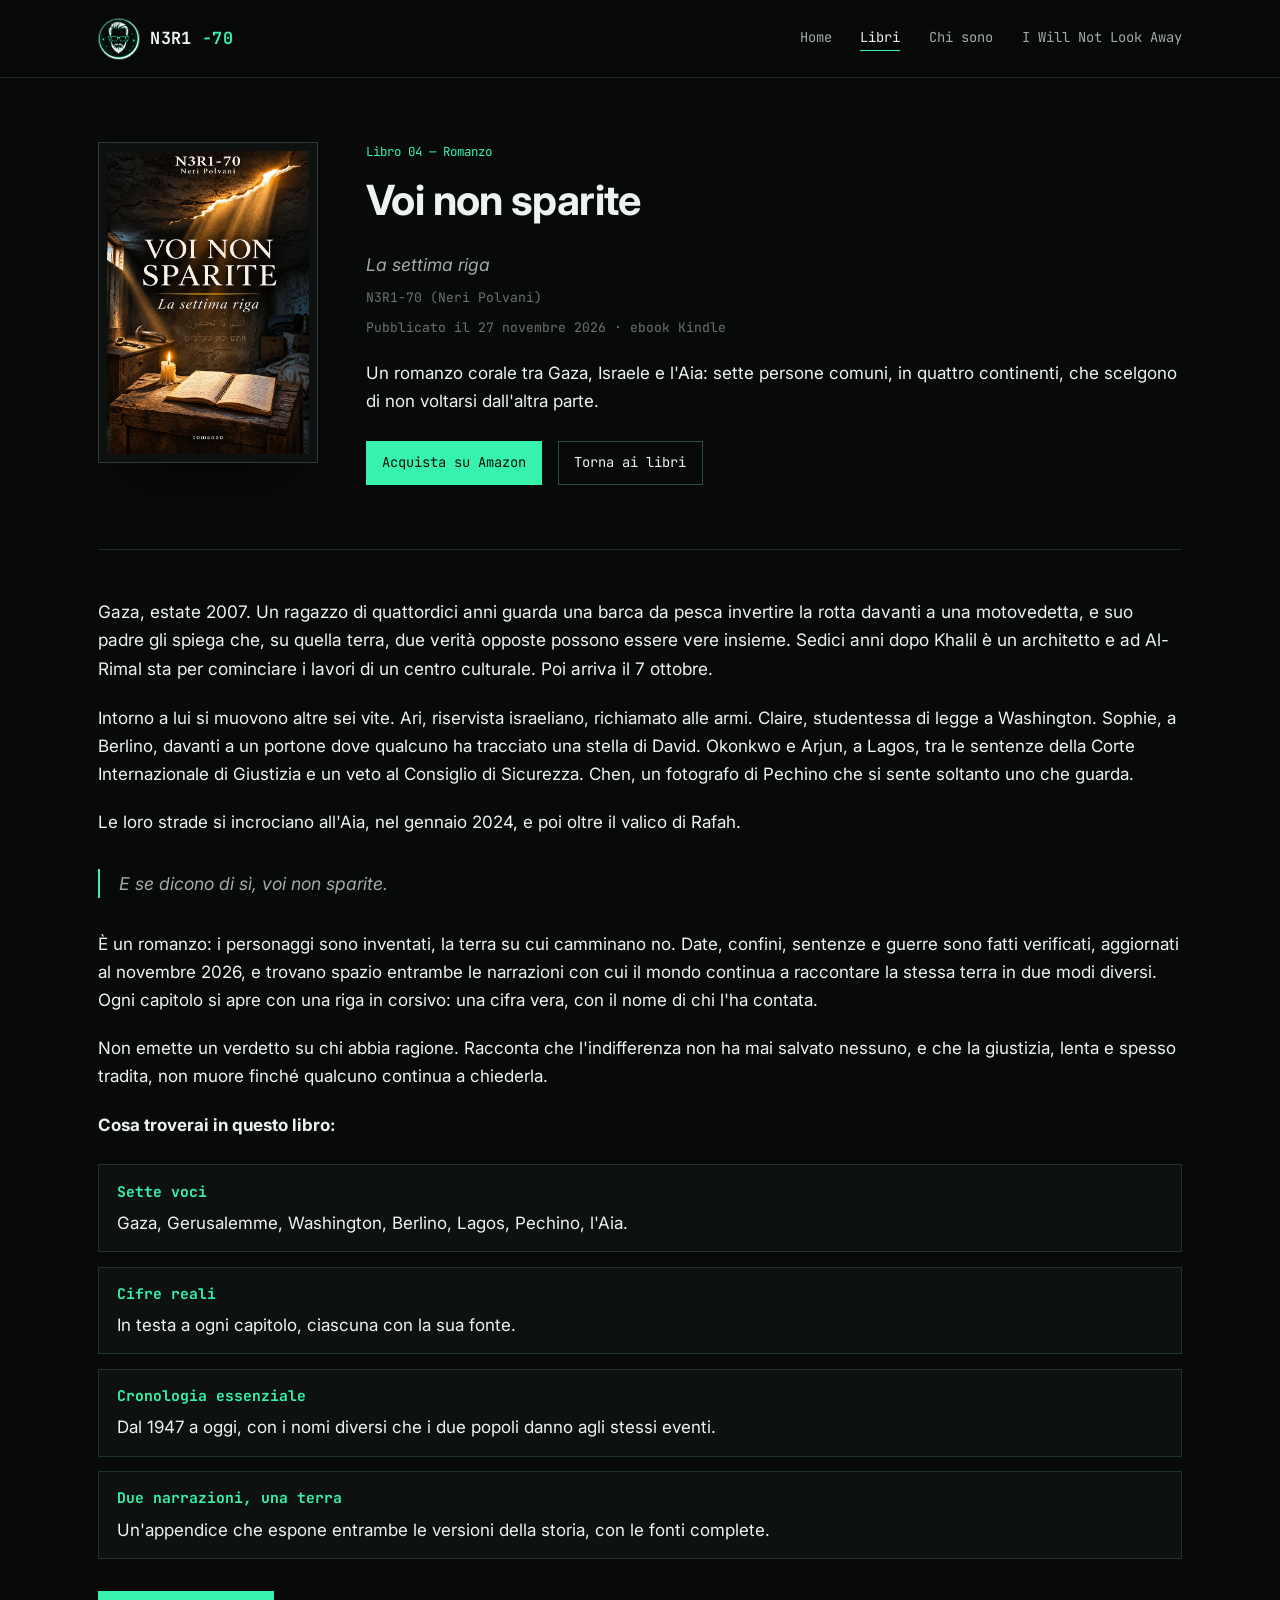
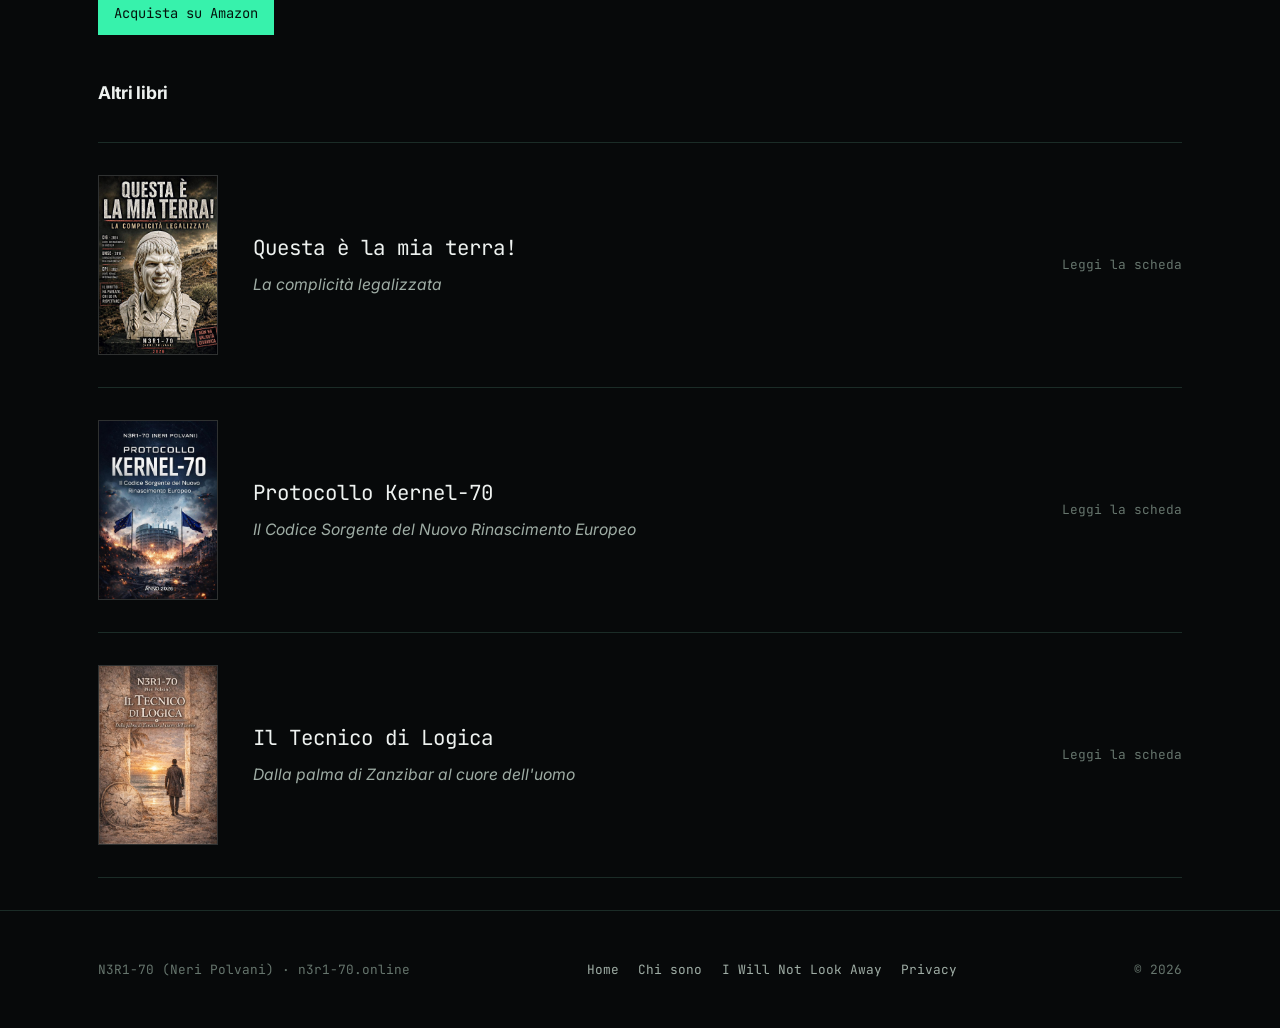
<file: libro-voi-non-sparite.html>
<!doctype html>
<html lang="it">
<head>
<meta charset="utf-8">
<meta name="viewport" content="width=device-width, initial-scale=1">
<title>Voi non sparite — N3R1-70</title>
<meta name="description" content="Voi non sparite. La settima riga: un romanzo corale tra Gaza, Israele e l'Aia. Sette persone comuni che scelgono di non voltarsi dall'altra parte.">
<link rel="canonical" href="https://n3r1-70.online/libro-voi-non-sparite.html">
<meta property="og:title" content="Voi non sparite — N3R1-70">
<meta property="og:description" content="Voi non sparite. La settima riga: un romanzo corale tra Gaza, Israele e l'Aia. Sette persone comuni che scelgono di non voltarsi dall'altra parte.">
<meta property="og:type" content="website">
<meta property="og:url" content="https://n3r1-70.online/libro-voi-non-sparite.html">
<meta property="og:image" content="https://n3r1-70.online/images/covers/cover-voi-non-sparite.jpg">
<meta name="theme-color" content="#07090a">
<link rel="icon" type="image/png" sizes="32x32" href="images/favicon-32.png">
<link rel="apple-touch-icon" href="images/favicon-180.png">
<link rel="preconnect" href="https://fonts.googleapis.com">
<link rel="preconnect" href="https://fonts.gstatic.com" crossorigin>
<link href="https://fonts.googleapis.com/css2?family=Inter:ital,wght@0,400;0,500;0,600;0,700;1,400;1,600&family=JetBrains+Mono:wght@400;500;700&display=swap" rel="stylesheet">
<link rel="stylesheet" href="css/style.css">
<script defer src="https://cloud.umami.is/script.js" data-website-id="398dc378-3fe2-4c1c-8b6f-a6786d5a2406"></script>

</head>
<body>
<a class="skip-link" href="#main">Vai al contenuto</a>
<div class="grid-backdrop" aria-hidden="true"></div>
<header class="site-header">
  <div class="shell">
    <a class="brand" href="index.html">
      <img src="images/logo.jpg" alt="" width="42" height="42">
      N3R1<span>-70</span>
    </a>
    <button class="nav-toggle" id="navToggle" aria-expanded="false" aria-controls="mainNav">☰</button>
    <nav class="main-nav" id="mainNav">
      <a href="index.html">Home</a>
      <a href="index.html#libri" aria-current="page">Libri</a>
      <a href="chi-sono.html">Chi sono</a>
      <a href="iwillnotlookaway.html">I Will Not Look Away</a>
    </nav>
  </div>
</header>
<main id="main">

<div class="shell">
<div class="book-hero" style="border-top:none;">
  <div class="book-cover">
    <img src="images/covers/cover-voi-non-sparite.jpg" alt="Copertina di Voi non sparite — La settima riga">
  </div>
  <div>
    <span class="book-meta-label">Libro 04 — Romanzo</span>
    <h1>Voi non sparite</h1>
    <p class="subtitle">La settima riga</p>
    <p class="byline">N3R1-70 (Neri Polvani)</p>
    <p class="byline">Pubblicato il <time datetime="2026-11-27">27 novembre 2026</time> · ebook Kindle</p>
    <p>Un romanzo corale tra Gaza, Israele e l'Aia: sette persone comuni, in quattro continenti, che scelgono di non voltarsi dall'altra parte.</p>
    <div class="hero-actions">
      <!-- AMAZON: sostituire questo span con <a class="btn btn-solid" href="https://www.amazon.it/dp/ASIN" target="_blank" rel="noopener">Acquista su Amazon</a> -->
      <a class="btn btn-solid" href="https://www.amazon.it/dp/B0H8ZPC4HQ" target="_blank" rel="noopener">Acquista su Amazon</a>
      <a class="btn" href="index.html#libri">Torna ai libri</a>
    </div>
  </div>
</div>

<div class="book-body">
  <p>Gaza, estate 2007. Un ragazzo di quattordici anni guarda una barca da pesca invertire la rotta davanti a una motovedetta, e suo padre gli spiega che, su quella terra, due verità opposte possono essere vere insieme. Sedici anni dopo Khalil è un architetto e ad Al-Rimal sta per cominciare i lavori di un centro culturale. Poi arriva il 7 ottobre.</p>
  <p>Intorno a lui si muovono altre sei vite. Ari, riservista israeliano, richiamato alle armi. Claire, studentessa di legge a Washington. Sophie, a Berlino, davanti a un portone dove qualcuno ha tracciato una stella di David. Okonkwo e Arjun, a Lagos, tra le sentenze della Corte Internazionale di Giustizia e un veto al Consiglio di Sicurezza. Chen, un fotografo di Pechino che si sente soltanto uno che guarda.</p>
  <p>Le loro strade si incrociano all'Aia, nel gennaio 2024, e poi oltre il valico di Rafah.</p>

  <blockquote class="pull">E se dicono di sì, voi non sparite.</blockquote>

  <p>È un romanzo: i personaggi sono inventati, la terra su cui camminano no. Date, confini, sentenze e guerre sono fatti verificati, aggiornati al novembre 2026, e trovano spazio entrambe le narrazioni con cui il mondo continua a raccontare la stessa terra in due modi diversi. Ogni capitolo si apre con una riga in corsivo: una cifra vera, con il nome di chi l'ha contata.</p>
  <p>Non emette un verdetto su chi abbia ragione. Racconta che l'indifferenza non ha mai salvato nessuno, e che la giustizia, lenta e spesso tradita, non muore finché qualcuno continua a chiederla.</p>

  <p><strong>Cosa troverai in questo libro:</strong></p>
  <ul class="protocol-list">
    <li><strong>Sette voci</strong>Gaza, Gerusalemme, Washington, Berlino, Lagos, Pechino, l'Aia.</li>
    <li><strong>Cifre reali</strong>In testa a ogni capitolo, ciascuna con la sua fonte.</li>
    <li><strong>Cronologia essenziale</strong>Dal 1947 a oggi, con i nomi diversi che i due popoli danno agli stessi eventi.</li>
    <li><strong>Due narrazioni, una terra</strong>Un'appendice che espone entrambe le versioni della storia, con le fonti complete.</li>
  </ul>

  <div class="hero-actions" style="margin-top:2rem;">
    <a class="btn btn-solid" href="https://www.amazon.it/dp/B0H8ZPC4HQ" target="_blank" rel="noopener">Acquista su Amazon</a>
  </div>
</div>

<div class="section-head" style="margin-top:3rem;">
  <h2 style="font-size:1.1rem;">Altri libri</h2>
</div>
<div class="book-index" style="margin-bottom:2rem;">
  <a class="book-row" href="libro-questa-e-la-mia-terra.html">
    <img class="book-thumb" src="images/covers/cover-questa-e-la-mia-terra.jpg" alt="Copertina di Questa è la mia terra!">
    <span><span class="book-row-title" style="display:block;">Questa è la mia terra!</span><span class="book-row-sub">La complicità legalizzata</span></span>
    <span class="book-row-cta">Leggi la scheda</span>
  </a>
  <a class="book-row" href="libro-protocollo-kernel-70.html">
    <img class="book-thumb" src="images/covers/cover-protocollo-kernel-70.jpg" alt="Copertina di Protocollo Kernel-70">
    <span><span class="book-row-title" style="display:block;">Protocollo Kernel-70</span><span class="book-row-sub">Il Codice Sorgente del Nuovo Rinascimento Europeo</span></span>
    <span class="book-row-cta">Leggi la scheda</span>
  </a>
  <a class="book-row" href="libro-tecnico-di-logica.html">
    <img class="book-thumb" src="images/covers/cover-tecnico-di-logica.jpg" alt="Copertina de Il Tecnico di Logica">
    <span><span class="book-row-title" style="display:block;">Il Tecnico di Logica</span><span class="book-row-sub">Dalla palma di Zanzibar al cuore dell'uomo</span></span>
    <span class="book-row-cta">Leggi la scheda</span>
  </a>
</div>
</div>
</main>
<footer class="site-footer">
  <div class="shell">
    <span>N3R1-70 (Neri Polvani) · n3r1-70.online</span>
    <div class="footer-links">
      <a href="index.html">Home</a>
      <a href="chi-sono.html">Chi sono</a>
      <a href="iwillnotlookaway.html">I Will Not Look Away</a>
      <a href="privacy.html">Privacy</a>
    </div>
    <span>&copy; 2026</span>
  </div>
</footer>
<script src="js/main.js"></script>

</body>
</html>
</file>
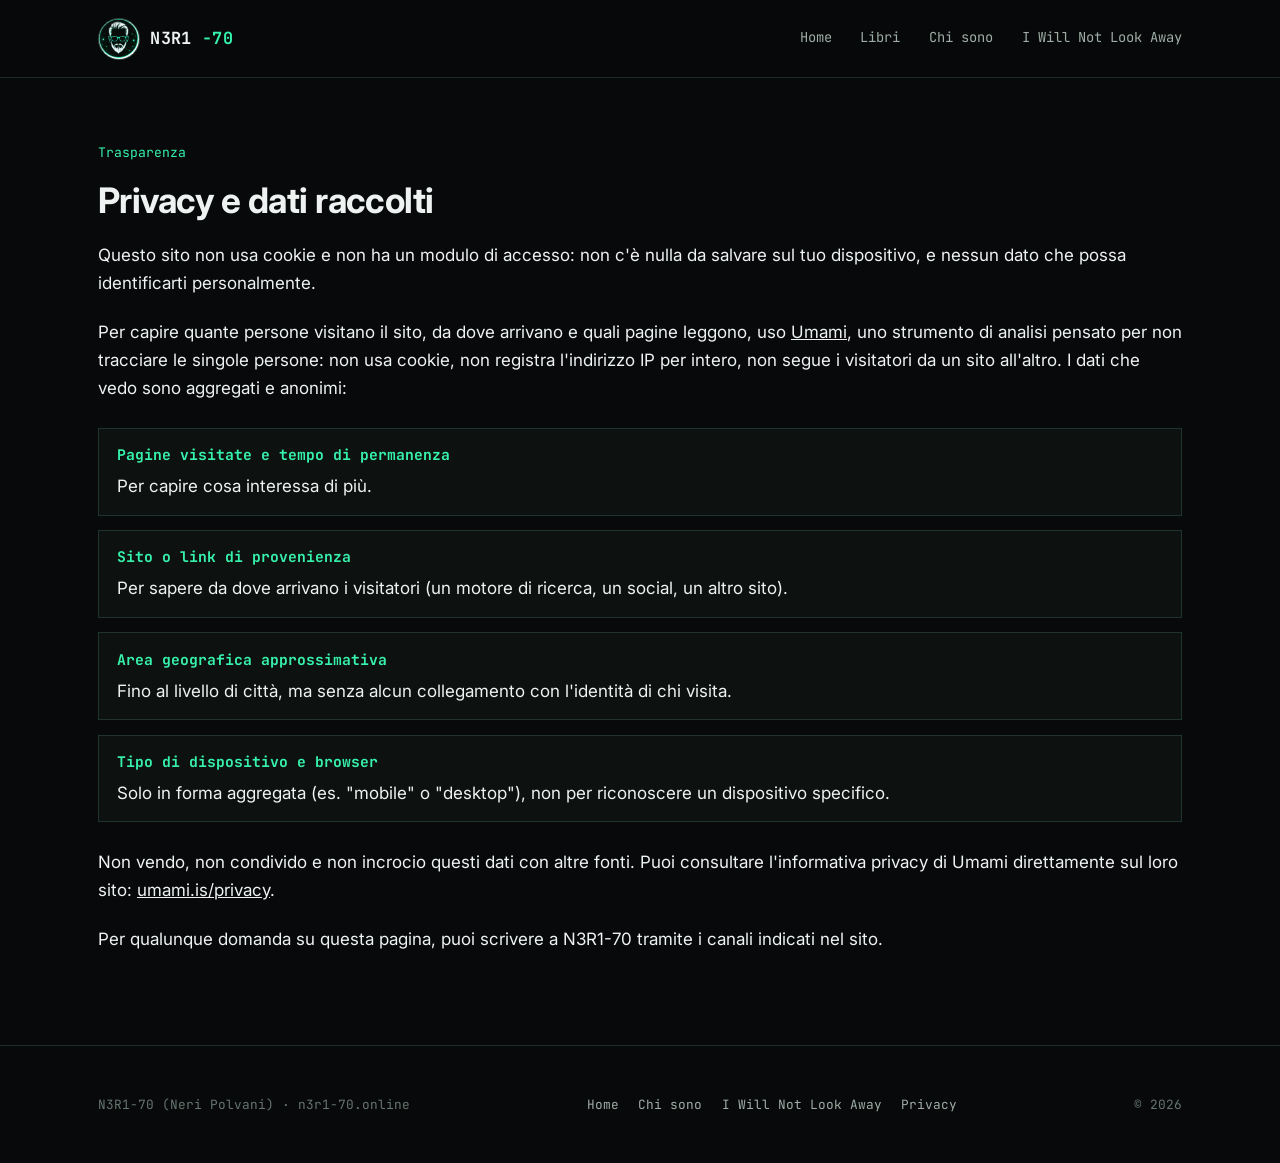
<file: privacy.html>
<!doctype html>
<html lang="it">
<head>
<meta charset="utf-8">
<meta name="viewport" content="width=device-width, initial-scale=1">
<title>Privacy — N3R1-70</title>
<meta name="description" content="Nessun cookie. Analytics anonimo con Umami: come e perché vengono raccolti i dati su questo sito.">
<link rel="canonical" href="https://n3r1-70.online/privacy.html">
<meta property="og:title" content="Privacy — N3R1-70">
<meta property="og:description" content="Nessun cookie. Analytics anonimo con Umami: come e perché vengono raccolti i dati su questo sito.">
<meta property="og:type" content="website">
<meta property="og:url" content="https://n3r1-70.online/privacy.html">
<meta property="og:image" content="https://n3r1-70.online/images/hero-portrait.jpg">
<meta name="theme-color" content="#07090a">
<link rel="icon" type="image/png" sizes="32x32" href="images/favicon-32.png">
<link rel="apple-touch-icon" href="images/favicon-180.png">
<link rel="preconnect" href="https://fonts.googleapis.com">
<link rel="preconnect" href="https://fonts.gstatic.com" crossorigin>
<link href="https://fonts.googleapis.com/css2?family=Inter:ital,wght@0,400;0,500;0,600;0,700;1,400;1,600&family=JetBrains+Mono:wght@400;500;700&display=swap" rel="stylesheet">
<link rel="stylesheet" href="css/style.css">
<script defer src="https://cloud.umami.is/script.js" data-website-id="398dc378-3fe2-4c1c-8b6f-a6786d5a2406"></script>

</head>
<body>
<a class="skip-link" href="#main">Vai al contenuto</a>
<div class="grid-backdrop" aria-hidden="true"></div>
<header class="site-header">
  <div class="shell">
    <a class="brand" href="index.html">
      <img src="images/logo.jpg" alt="" width="42" height="42">
      N3R1<span>-70</span>
    </a>
    <button class="nav-toggle" id="navToggle" aria-expanded="false" aria-controls="mainNav">☰</button>
    <nav class="main-nav" id="mainNav">
      <a href="index.html">Home</a>
      <a href="index.html#libri">Libri</a>
      <a href="chi-sono.html">Chi sono</a>
      <a href="iwillnotlookaway.html">I Will Not Look Away</a>
    </nav>
  </div>
</header>
<main id="main">

<section class="section" style="padding-top: clamp(2.4rem, 6vw, 4rem);">
  <div class="shell">
    <span class="eyebrow-id">Trasparenza</span>
    <h1 style="font-size:clamp(1.7rem,3vw,2.2rem); max-width:24ch;">Privacy e dati raccolti</h1>

    <div class="measure">
      <p>Questo sito non usa cookie e non ha un modulo di accesso: non c'è nulla da salvare sul tuo dispositivo, e nessun dato che possa identificarti personalmente.</p>

      <p>Per capire quante persone visitano il sito, da dove arrivano e quali pagine leggono, uso <a href="https://umami.is" target="_blank" rel="noopener">Umami</a>, uno strumento di analisi pensato per non tracciare le singole persone: non usa cookie, non registra l'indirizzo IP per intero, non segue i visitatori da un sito all'altro. I dati che vedo sono aggregati e anonimi:</p>

      <ul class="protocol-list">
        <li><strong>Pagine visitate e tempo di permanenza</strong>Per capire cosa interessa di più.</li>
        <li><strong>Sito o link di provenienza</strong>Per sapere da dove arrivano i visitatori (un motore di ricerca, un social, un altro sito).</li>
        <li><strong>Area geografica approssimativa</strong>Fino al livello di città, ma senza alcun collegamento con l'identità di chi visita.</li>
        <li><strong>Tipo di dispositivo e browser</strong>Solo in forma aggregata (es. "mobile" o "desktop"), non per riconoscere un dispositivo specifico.</li>
      </ul>

      <p>Non vendo, non condivido e non incrocio questi dati con altre fonti. Puoi consultare l'informativa privacy di Umami direttamente sul loro sito: <a href="https://umami.is/privacy" target="_blank" rel="noopener">umami.is/privacy</a>.</p>

      <p>Per qualunque domanda su questa pagina, puoi scrivere a N3R1-70 tramite i canali indicati nel sito.</p>
    </div>
  </div>
</section>
</main>
<footer class="site-footer">
  <div class="shell">
    <span>N3R1-70 (Neri Polvani) · n3r1-70.online</span>
    <div class="footer-links">
      <a href="index.html">Home</a>
      <a href="chi-sono.html">Chi sono</a>
      <a href="iwillnotlookaway.html">I Will Not Look Away</a>
      <a href="privacy.html">Privacy</a>
    </div>
    <span>&copy; 2026</span>
  </div>
</footer>
<script src="js/main.js"></script>

</body>
</html>
</file>
<file: css/style.css>
/* ==========================================================================
   N3R1-70 — design system
   Palette e trama derivano dal logo del progetto (rete di linee su nero,
   verde-menta luminoso). Titoli in monospazio (logica/codice), testo in
   serif (memoria/letteratura) — la stessa dualità che attraversa i libri.
   ========================================================================== */

:root{
  --bg: #07090a;
  --bg-panel: #0d1210;
  --bg-panel-raised: #101715;
  --line: rgba(150, 255, 210, 0.14);
  --line-strong: rgba(150, 255, 210, 0.28);
  --frame: rgba(255, 255, 255, 0.16);
  --frame-hover: rgba(255, 255, 255, 0.34);
  --accent: #37f2ac;
  --accent-soft: rgba(55, 242, 172, 0.12);
  --accent-dim: #1d6b4f;
  --text: #eef2f0;
  --text-muted: #9fada5;
  --text-faint: #66756d;

  --font-mono: 'JetBrains Mono', ui-monospace, SFMono-Regular, Menlo, monospace;
  --font-display: 'Inter', -apple-system, 'Segoe UI', sans-serif;
  --font-serif: 'Inter', -apple-system, 'Segoe UI', sans-serif;

  --measure: 42em;
  --gutter: clamp(1.25rem, 4vw, 3rem);
}

*, *::before, *::after{ box-sizing: border-box; }

html{ background: var(--bg); color-scheme: dark; }

body{
  margin: 0;
  background: var(--bg);
  color: var(--text);
  font-family: var(--font-serif);
  font-size: 17px;
  line-height: 1.65;
  -webkit-font-smoothing: antialiased;
}

img{ max-width: 100%; display: block; }

a{ color: inherit; }

::selection{ background: var(--accent); color: #04120c; }

h1, h2, h3, h4{
  font-family: var(--font-display);
  font-weight: 700;
  line-height: 1.15;
  letter-spacing: -0.015em;
  margin: 0 0 0.6em;
}

p{ margin: 0 0 1.2em; }

.measure{ }

/* -------------------------------- backdrop -------------------------------- */

.grid-backdrop{
  position: fixed;
  inset: 0;
  z-index: -1;
  background-image:
    linear-gradient(var(--line) 1px, transparent 1px),
    linear-gradient(90deg, var(--line) 1px, transparent 1px);
  background-size: 64px 64px;
  -webkit-mask-image: radial-gradient(ellipse 80% 60% at 50% -10%, black 0%, transparent 70%);
          mask-image: radial-gradient(ellipse 80% 60% at 50% -10%, black 0%, transparent 70%);
  opacity: 0.55;
}

/* ---------------------------------- shell ---------------------------------- */

.shell{
  max-width: 1180px;
  margin: 0 auto;
  padding: 0 var(--gutter);
}

/* ----------------------------------- nav ------------------------------------ */

.site-header{
  border-bottom: 1px solid var(--line);
  position: sticky;
  top: 0;
  background: rgba(7, 9, 10, 0.86);
  backdrop-filter: blur(10px);
  z-index: 20;
}

.site-header .shell{
  display: flex;
  align-items: center;
  justify-content: space-between;
  padding-top: 1.1rem;
  padding-bottom: 1.1rem;
  gap: 1.5rem;
}

.brand{
  display: flex;
  align-items: center;
  gap: 0.65rem;
  text-decoration: none;
  font-family: var(--font-mono);
  font-weight: 700;
  font-size: 1.05rem;
  letter-spacing: 0.02em;
  color: var(--text);
  white-space: nowrap;
}

.brand img{
  width: 42px;
  height: 42px;
  border-radius: 50%;
  border: 1px solid var(--line-strong);
}

.brand span{ color: var(--accent); }

.main-nav{
  display: flex;
  gap: clamp(1rem, 2.4vw, 1.8rem);
  flex-wrap: wrap;
  font-family: var(--font-mono);
  font-size: 0.86rem;
}

.main-nav a{
  text-decoration: none;
  color: var(--text-muted);
  padding-bottom: 2px;
  border-bottom: 1px solid transparent;
  transition: color .15s ease, border-color .15s ease;
}

.main-nav a:hover,
.main-nav a[aria-current="page"]{
  color: var(--text);
  border-color: var(--accent);
}

.nav-toggle{ display: none; }

@media (max-width: 720px){
  .nav-toggle{
    display: inline-flex;
    align-items: center;
    justify-content: center;
    width: 38px; height: 38px;
    border: 1px solid var(--line-strong);
    background: transparent;
    color: var(--text);
    font-family: var(--font-mono);
  }
  .main-nav{
    display: none;
    position: absolute;
    top: 100%; left: 0; right: 0;
    background: var(--bg-panel);
    border-bottom: 1px solid var(--line);
    padding: 1rem var(--gutter) 1.4rem;
    flex-direction: column;
    gap: 0.9rem;
  }
  .main-nav.is-open{ display: flex; }
}

/* ---------------------------------- hero ------------------------------------ */

.hero{
  padding: clamp(3rem, 8vw, 6rem) 0 clamp(2.5rem, 6vw, 4rem);
  border-bottom: 1px solid var(--line);
}

.hero .shell{
  display: grid;
  grid-template-columns: 1.15fr 0.85fr;
  gap: clamp(2rem, 5vw, 4rem);
  align-items: center;
}

@media (max-width: 860px){
  .hero .shell{ grid-template-columns: 1fr; }
  .hero-portrait{ order: -1; max-width: min(440px, 85%); margin: 0 auto; }
}

.eyebrow-id{
  font-family: var(--font-mono);
  font-size: 0.82rem;
  color: var(--accent);
  display: block;
  margin-bottom: 1rem;
}

.hero h1{
  font-size: clamp(2.1rem, 4.4vw, 3.4rem);
  margin-bottom: 0.5rem;
}

.hero .subtitle{
  font-family: var(--font-serif);
  font-style: italic;
  color: var(--text-muted);
  font-size: 1.15rem;
  margin-bottom: 1.4rem;
}

.hero p.lede{
  color: var(--text-muted);
  font-size: 1.05rem;
}

.hero-actions{
  display: flex;
  gap: 1rem;
  flex-wrap: wrap;
  margin-top: 1.6rem;
}

.hero-portrait{
  position: relative;
}

.hero-portrait img{
  width: 100%;
  height: auto;
  display: block;
  -webkit-mask-image: radial-gradient(ellipse 82% 82% at 50% 45%, black 62%, transparent 100%);
          mask-image: radial-gradient(ellipse 82% 82% at 50% 45%, black 62%, transparent 100%);
}

/* --------------------------------- buttons ---------------------------------- */

.btn{
  display: inline-flex;
  align-items: center;
  gap: 0.5rem;
  font-family: var(--font-mono);
  font-size: 0.86rem;
  text-decoration: none;
  padding: 0.7em 1.1em;
  border: 1px solid var(--line-strong);
  color: var(--text);
  background: transparent;
  transition: border-color .15s ease, background .15s ease, color .15s ease;
}

.btn:hover{ border-color: var(--accent); color: var(--accent); }

.btn-solid{
  background: var(--accent);
  color: #04140d;
  border-color: var(--accent);
}

.btn-solid:hover{
  background: transparent;
  color: var(--accent);
}

/* --------------------------------- sections ---------------------------------- */

.section{
  padding: clamp(2.6rem, 6vw, 4.5rem) 0;
  border-bottom: 1px solid var(--line);
}

.section:last-of-type{ border-bottom: none; }

.section-head{
  display: flex;
  justify-content: space-between;
  align-items: baseline;
  gap: 1.5rem;
  margin-bottom: clamp(1.6rem, 4vw, 2.4rem);
  flex-wrap: wrap;
}

.section-head h2{ font-size: clamp(1.4rem, 2.6vw, 1.9rem); margin: 0; }

.section-head .section-note{
  font-family: var(--font-mono);
  font-size: 0.82rem;
  color: var(--text-faint);
}

.section-intro{
  color: var(--text-muted);
  margin-bottom: clamp(1.6rem, 4vw, 2.4rem);
}

/* ------------------------------ book index list ------------------------------- */

.book-index{
  border-top: 1px solid var(--line);
}

.book-row{
  display: grid;
  grid-template-columns: 7.5rem 1fr auto;
  gap: clamp(1rem, 3vw, 2.2rem);
  align-items: center;
  padding: clamp(1.4rem, 3vw, 2rem) 0;
  border-bottom: 1px solid var(--line);
  text-decoration: none;
  color: var(--text);
}

.book-row:hover .book-row-title{ color: var(--accent); }

.book-mark{
  font-family: var(--font-mono);
  font-size: 0.75rem;
  color: var(--text-faint);
  border: 1px solid var(--line-strong);
  padding: 0.5rem 0.4rem;
  text-align: center;
  transition: border-color .15s ease, color .15s ease;
}

.book-thumb{
  width: 100%;
  aspect-ratio: 2 / 3;
  object-fit: cover;
  border: 1px solid var(--frame);
  transition: border-color .15s ease;
}

.book-row:hover .book-thumb{ border-color: var(--frame-hover); }

.book-row-title{
  font-family: var(--font-mono);
  font-size: clamp(1.05rem, 2vw, 1.3rem);
  transition: color .15s ease;
  margin-bottom: 0.35rem;
}

.book-row-sub{
  font-family: var(--font-serif);
  font-style: italic;
  color: var(--text-muted);
  font-size: 0.98rem;
}

.book-row-cta{
  font-family: var(--font-mono);
  font-size: 0.8rem;
  color: var(--text-faint);
  white-space: nowrap;
}

@media (max-width: 620px){
  .book-row{ grid-template-columns: 5.5rem 1fr; }
  .book-row-cta{ display: none; }
}

/* --------------------------------- book page ---------------------------------- */

.book-hero{
  display: grid;
  grid-template-columns: 220px 1fr;
  gap: clamp(1.8rem, 4vw, 3rem);
  align-items: start;
  padding: clamp(2.4rem, 6vw, 4rem) 0;
  border-bottom: 1px solid var(--line);
}

@media (max-width: 720px){
  .book-hero{ grid-template-columns: 1fr; }
  .book-cover{ max-width: 200px; }
}

.book-cover{
  border: 1px solid var(--frame);
  background: var(--bg-panel);
  padding: 8px;
  position: relative;
  box-shadow: 0 30px 60px -30px rgba(0,0,0,0.7);
}

.book-cover img{
  width: 100%;
  height: auto;
  display: block;
}

.book-meta-label{
  font-family: var(--font-mono);
  font-size: 0.78rem;
  color: var(--accent);
  display: block;
  margin-bottom: 0.9rem;
}

.book-hero h1{ font-size: clamp(1.8rem, 3.6vw, 2.6rem); }

.book-hero .subtitle{
  font-family: var(--font-serif);
  font-style: italic;
  color: var(--text-muted);
  font-size: 1.1rem;
  margin-bottom: 1.3rem;
}

.byline{
  font-family: var(--font-mono);
  font-size: 0.82rem;
  color: var(--text-faint);
  margin-top: -0.8rem;
  margin-bottom: 1.3rem;
}

.book-body{
  padding-top: clamp(2rem, 5vw, 3rem);
}

.book-body p{ color: var(--text); }

.book-body p:first-of-type{
  font-size: 1.08rem;
}

.pull{
  border-left: 2px solid var(--accent);
  padding-left: 1.2rem;
  margin: 2rem 0;
  font-family: var(--font-serif);
  font-style: italic;
  color: var(--text-muted);
  font-size: 1.1rem;
}

.protocol-list{
  list-style: none;
  margin: 1.6rem 0;
  padding: 0;
  display: grid;
  gap: 0.9rem;
}

.protocol-list li{
  border: 1px solid var(--line);
  padding: 0.9rem 1.1rem;
  background: var(--bg-panel);
}

.protocol-list strong{
  font-family: var(--font-mono);
  color: var(--accent);
  display: block;
  font-size: 0.92rem;
  margin-bottom: 0.3rem;
}

/* ----------------------------------- feed ------------------------------------ */

.feed-list{ border-top: 1px solid var(--line); }

.feed-item{
  display: grid;
  grid-template-columns: 8rem 1fr;
  gap: clamp(1rem, 3vw, 2rem);
  padding: 1.3rem 0;
  border-bottom: 1px solid var(--line);
  text-decoration: none;
  color: var(--text);
}

.feed-item:hover .feed-title{ color: var(--accent); }

.feed-date{
  font-family: var(--font-mono);
  font-size: 0.78rem;
  color: var(--text-faint);
  padding-top: 0.2rem;
}

.feed-title{
  font-family: var(--font-mono);
  font-size: 1rem;
  transition: color .15s ease;
  margin-bottom: 0.3rem;
}

.feed-excerpt{
  color: var(--text-muted);
  font-size: 0.95rem;
  margin: 0;
}

.feed-category{
  display: inline-block;
  font-family: var(--font-mono);
  font-size: 0.7rem;
  color: var(--accent-dim);
  border: 1px solid var(--accent-dim);
  padding: 0.15rem 0.5rem;
  margin-bottom: 0.5rem;
}

@media (max-width: 620px){
  .feed-item{ grid-template-columns: 1fr; gap: 0.4rem; }
}

.feed-status{
  font-family: var(--font-mono);
  font-size: 0.85rem;
  color: var(--text-faint);
  padding: 1.2rem 0;
}

/* ---------------------------------- panel card -------------------------------- */

.panel{
  border: 1px solid var(--line);
  background: var(--bg-panel);
  padding: clamp(1.6rem, 4vw, 2.4rem);
}

.panel + .panel{ margin-top: 1.2rem; }

.iwnla-card{
  display: grid;
  grid-template-columns: auto 1fr;
  gap: clamp(1.4rem, 4vw, 2.4rem);
  align-items: center;
  border: 1px solid var(--line);
  padding: clamp(1.6rem, 4vw, 2.4rem);
}

@media (max-width: 700px){
  .iwnla-card{ grid-template-columns: 1fr; }
}

.iwnla-card img{ max-width: 220px; max-height: 110px; width: auto; height: auto; object-fit: contain; }

.stat-row{
  display: flex;
  flex-wrap: wrap;
  gap: clamp(1.4rem, 4vw, 2.6rem);
  margin-top: 1.6rem;
}

.stat{
  font-family: var(--font-mono);
  text-decoration: none;
  display: block;
}

a.stat{ transition: opacity .15s ease; }
a.stat:hover{ opacity: 0.8; }
a.stat:hover .stat-l{ color: var(--accent); }

.stat .stat-n{
  font-size: 1.6rem;
  color: var(--accent);
  display: block;
}

.stat .stat-l{
  font-size: 0.78rem;
  color: var(--text-faint);
  transition: color .15s ease;
}

/* --------------------------------- about / bio -------------------------------- */

.bio-grid{
  display: grid;
  grid-template-columns: 1fr 1fr;
  gap: clamp(2rem, 5vw, 4rem);
  align-items: start;
}

@media (max-width: 780px){
  .bio-grid{ grid-template-columns: 1fr; }
}

.timeline{
  border-left: 1px solid var(--line-strong);
  padding-left: 1.4rem;
  display: grid;
  gap: 1.4rem;
}

.timeline-item .t-mark{
  font-family: var(--font-mono);
  font-size: 0.78rem;
  color: var(--accent);
  display: block;
  margin-bottom: 0.3rem;
}

/* ----------------------------------- footer ------------------------------------ */

.site-footer{
  border-top: 1px solid var(--line);
  padding: clamp(2rem, 5vw, 3rem) 0;
}

.site-footer .shell{
  display: flex;
  justify-content: space-between;
  align-items: center;
  flex-wrap: wrap;
  gap: 1rem;
  font-family: var(--font-mono);
  font-size: 0.8rem;
  color: var(--text-faint);
}

.site-footer a{ text-decoration: none; color: var(--text-muted); }
.site-footer a:hover{ color: var(--accent); }

.footer-links{ display: flex; gap: 1.2rem; flex-wrap: wrap; }

/* ------------------------------------ misc -------------------------------------- */

.skip-link{
  position: absolute;
  left: -999px;
  top: auto;
  background: var(--accent);
  color: #04140d;
  padding: 0.6rem 1rem;
  font-family: var(--font-mono);
  z-index: 100;
}
.skip-link:focus{ left: var(--gutter); top: 0.6rem; }

:focus-visible{
  outline: 2px solid var(--accent);
  outline-offset: 2px;
}

@media (prefers-reduced-motion: reduce){
  *{ animation-duration: 0.001ms !important; animation-iteration-count: 1 !important; transition-duration: 0.001ms !important; }
}

/* ----------------------------- stato "in pubblicazione" ----------------------------- */
/* Per togliere lo stato: rimuovere .badge-pending dalle righe e .pending-note dalla scheda. */

.badge-pending{
  display: inline-block;
  font-family: var(--font-mono);
  font-size: 0.68rem;
  letter-spacing: 0.06em;
  text-transform: uppercase;
  color: var(--accent);
  border: 1px solid var(--accent-dim);
  background: var(--accent-soft);
  padding: 0.15rem 0.45rem;
  margin-left: 0.6rem;
  vertical-align: middle;
}

.pending-note{
  font-family: var(--font-mono);
  font-size: 0.8rem;
  color: var(--text-muted);
  margin-top: 0.9rem;
}
</file>
